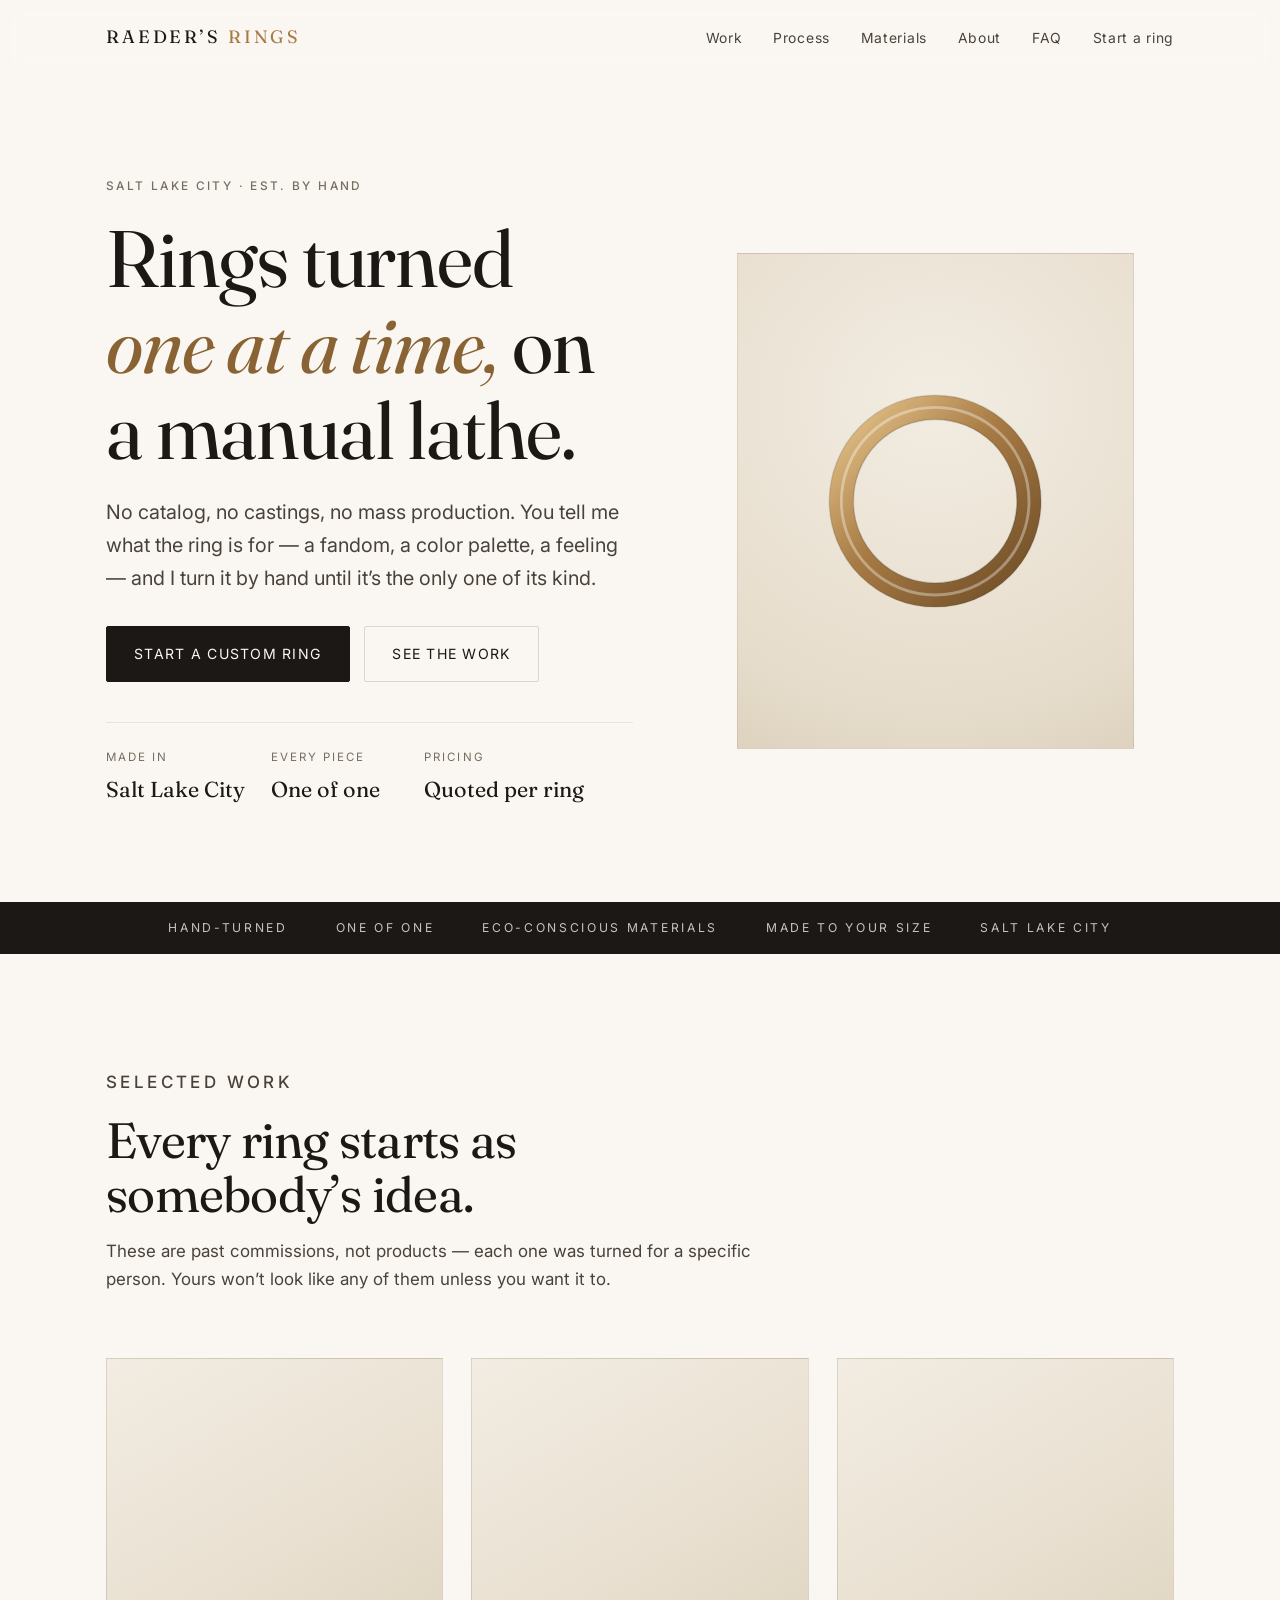
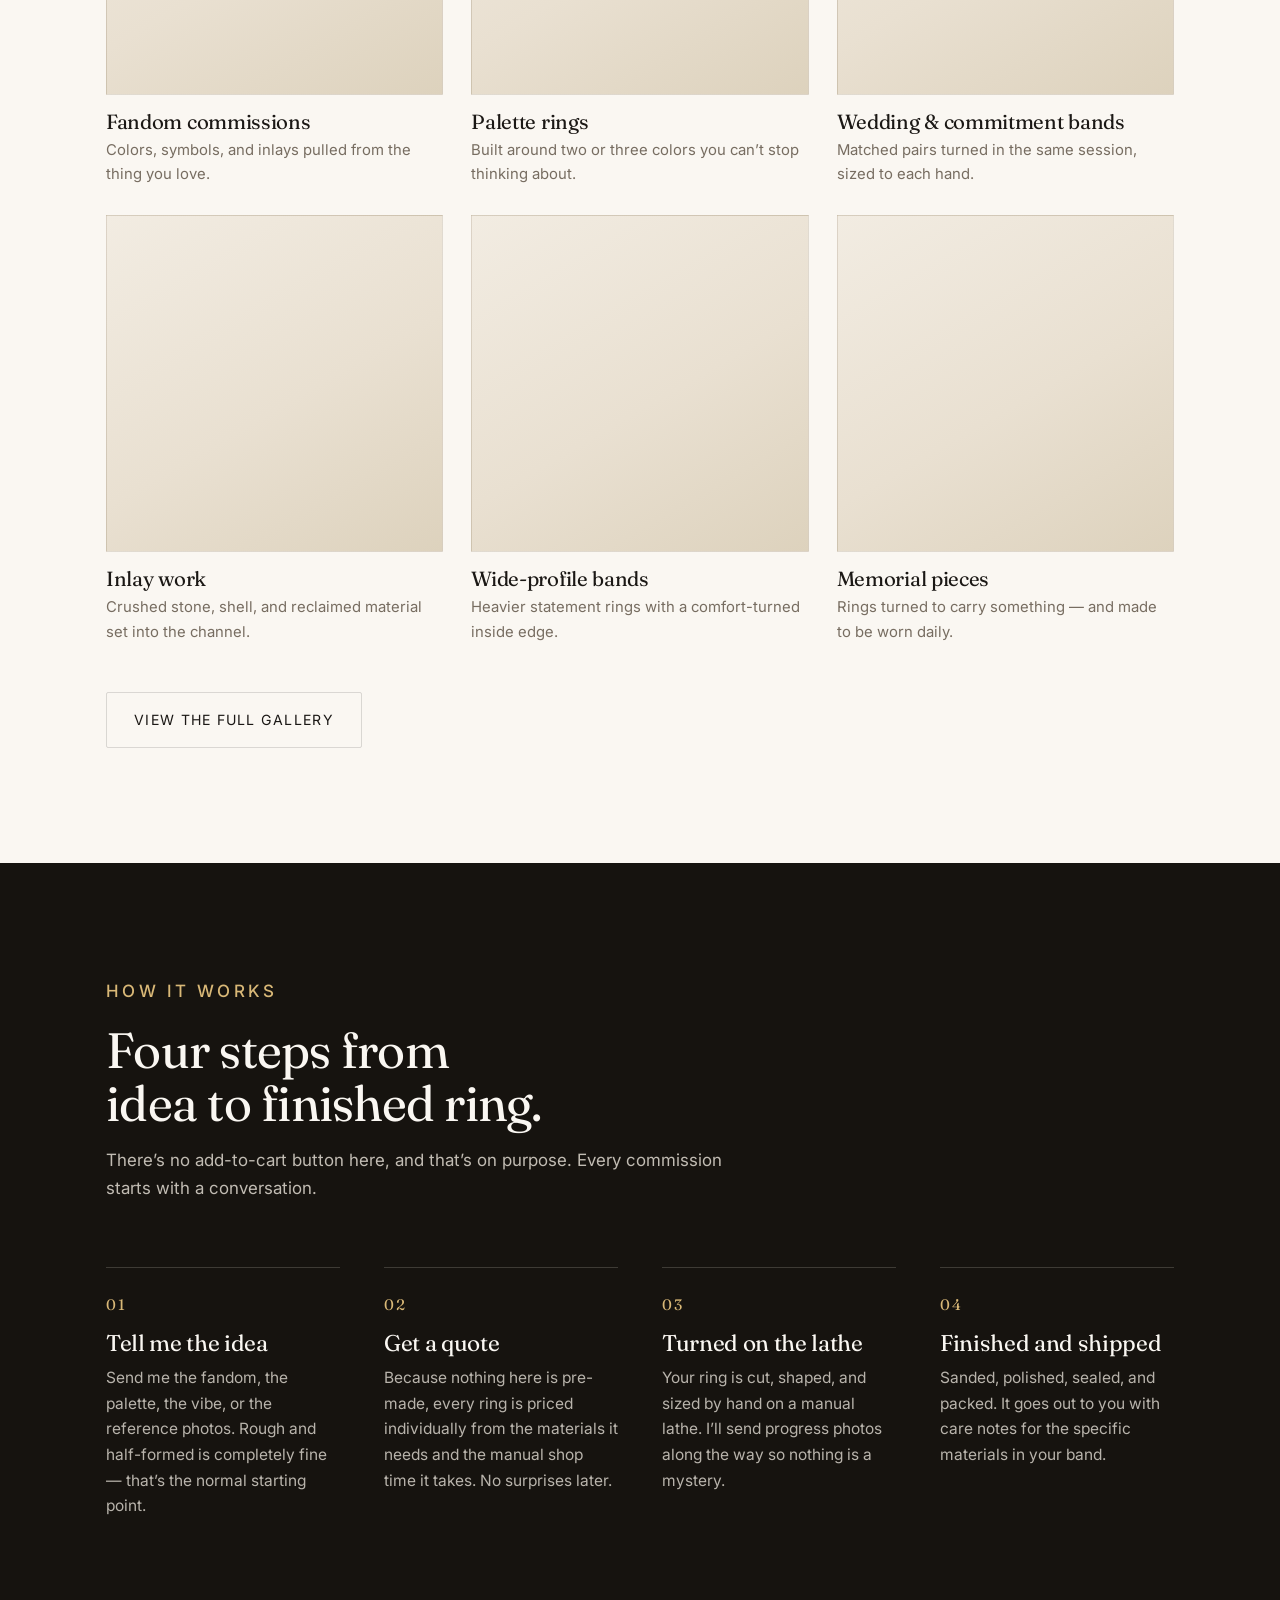
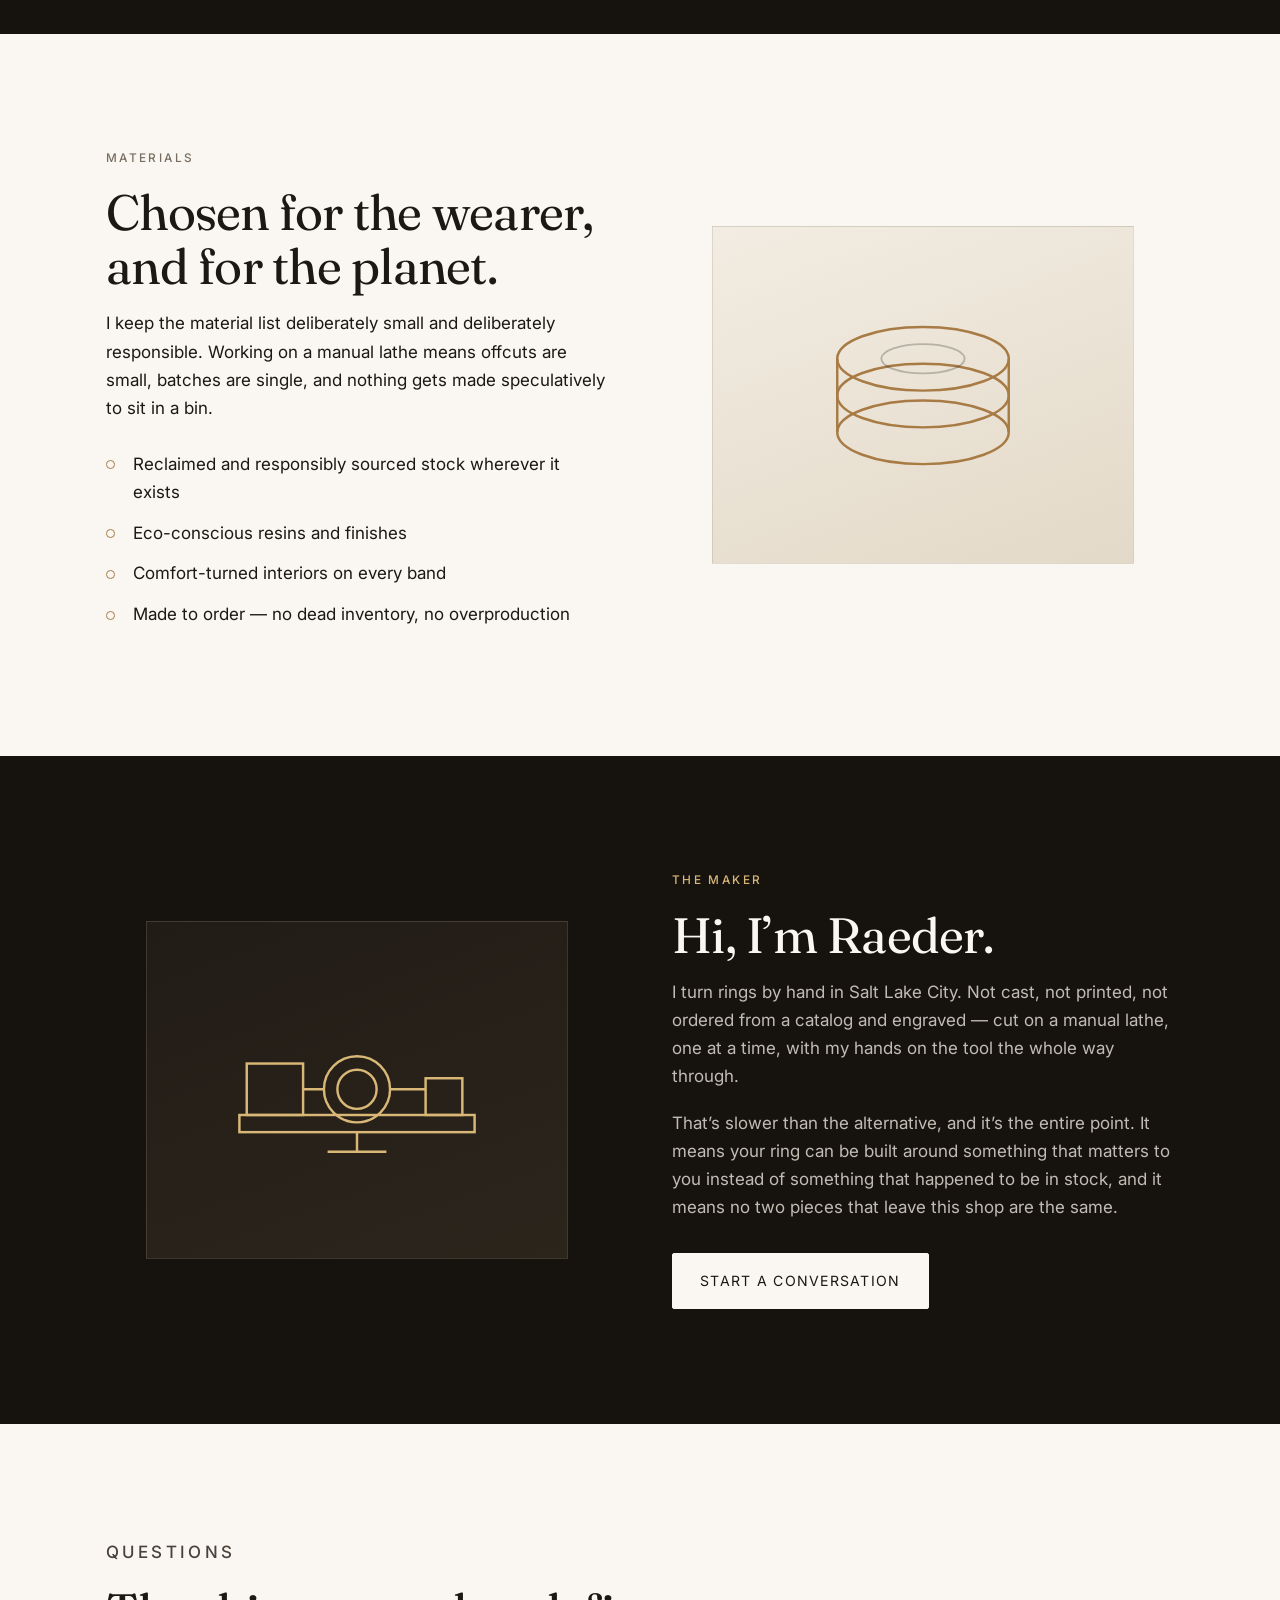
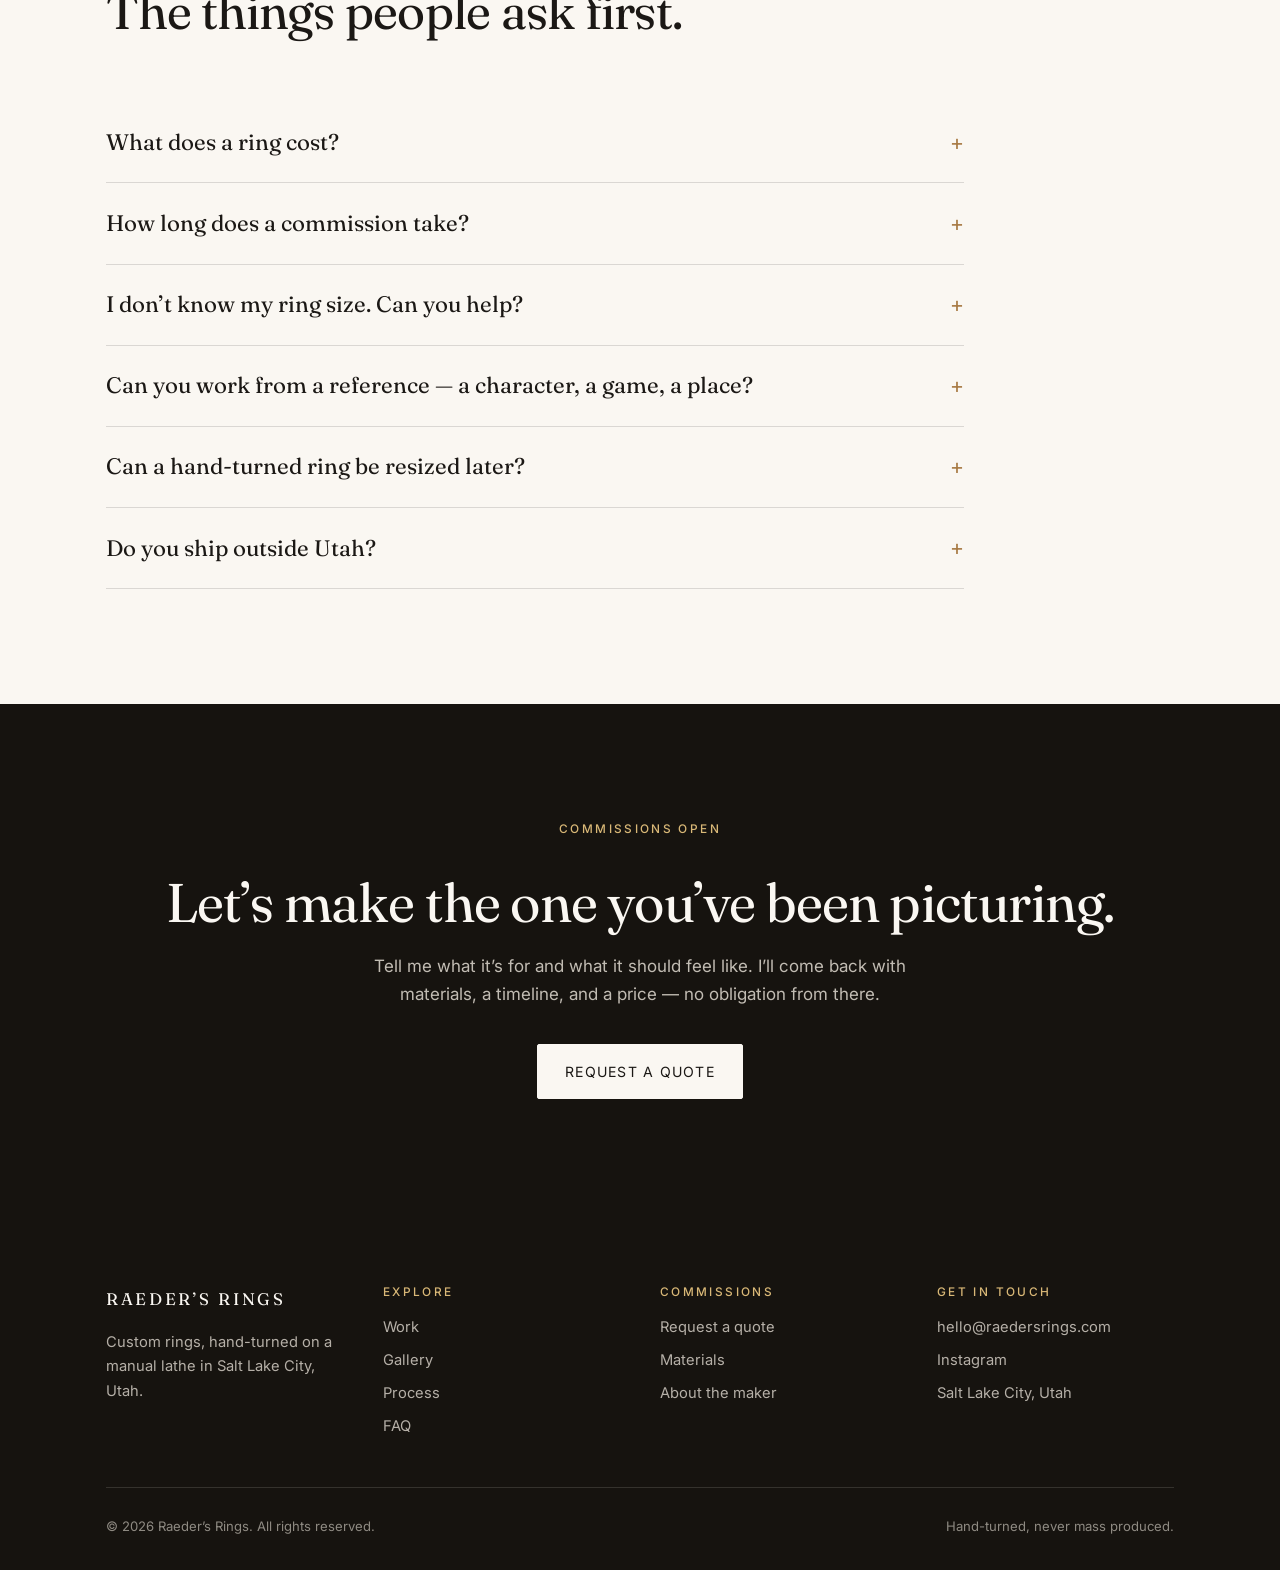
<file: raedersrings/index.html>
<!DOCTYPE html>
<html lang="en">
<head>
<meta charset="utf-8">
<meta name="viewport" content="width=device-width, initial-scale=1">
<title>Raeder's Rings — Custom Handmade Jewelry, Hand-Turned in Salt Lake City</title>
<meta name="description" content="Custom rings turned by hand on a manual lathe in Salt Lake City. Designed around your fandom, your palette, your vibe — one of one, never mass produced.">
<link rel="canonical" href="https://raedersrings.com/">

<meta property="og:type" content="website">
<meta property="og:title" content="Raeder's Rings — Custom Handmade Jewelry">
<meta property="og:description" content="Custom rings turned by hand on a manual lathe in Salt Lake City. One of one, never mass produced.">
<meta property="og:url" content="https://raedersrings.com/">
<meta property="og:image" content="https://raedersrings.com/images/og-image.jpg">
<meta name="twitter:card" content="summary_large_image">

<link rel="icon" href="favicon.svg" type="image/svg+xml">
<link rel="preconnect" href="https://fonts.googleapis.com">
<link rel="preconnect" href="https://fonts.gstatic.com" crossorigin>
<link href="https://fonts.googleapis.com/css2?family=Fraunces:ital,opsz,wght@0,9..144,300..600;1,9..144,300..500&family=Inter:wght@300;400;500&display=swap" rel="stylesheet">
<link rel="stylesheet" href="assets/styles.css">
<script>document.documentElement.classList.add("js");</script>

<script type="application/ld+json">
{
  "@context": "https://schema.org",
  "@type": "JewelryStore",
  "name": "Raeder's Rings",
  "description": "Custom handmade rings, hand-turned on a manual lathe in Salt Lake City.",
  "url": "https://raedersrings.com/",
  "image": "https://raedersrings.com/images/og-image.jpg",
  "address": {
    "@type": "PostalAddress",
    "addressLocality": "Salt Lake City",
    "addressRegion": "UT",
    "addressCountry": "US"
  },
  "makesOffer": {
    "@type": "Offer",
    "itemOffered": {
      "@type": "Product",
      "name": "Custom hand-turned ring"
    },
    "description": "Priced per piece by materials and manual shop time."
  }
}
</script>
</head>
<body>
<a class="skip" href="#main">Skip to content</a>

<header class="site-header">
  <div class="wrap nav">
    <a class="brand" href="index.html">Raeder&rsquo;s <span>Rings</span></a>
    <button class="nav-toggle" type="button" aria-expanded="false" aria-controls="nav-links">Menu</button>
    <ul class="nav-links" id="nav-links">
      <li><a href="#work">Work</a></li>
      <li><a href="#process">Process</a></li>
      <li><a href="#materials">Materials</a></li>
      <li><a href="#about">About</a></li>
      <li><a href="#faq">FAQ</a></li>
      <li><a href="quote.html">Start a ring</a></li>
    </ul>
  </div>
</header>

<main id="main">

  <!-- ============ HERO ============ -->
  <section class="hero">
    <div class="wrap hero-grid">
      <div>
        <p class="eyebrow">Salt Lake City &middot; Est. by hand</p>
        <h1>Rings turned <em>one at a time,</em> on a manual lathe.</h1>
        <p class="hero-lede">
          No catalog, no castings, no mass production. You tell me what the ring is
          for &mdash; a fandom, a color palette, a feeling &mdash; and I turn it by
          hand until it&rsquo;s the only one of its kind.
        </p>
        <div class="btn-row">
          <a class="btn" href="quote.html">Start a custom ring</a>
          <a class="btn btn-ghost" href="#work">See the work</a>
        </div>
        <dl class="hero-meta">
          <div>
            <dt>Made in</dt>
            <dd>Salt Lake City</dd>
          </div>
          <div>
            <dt>Every piece</dt>
            <dd>One of one</dd>
          </div>
          <div>
            <dt>Pricing</dt>
            <dd>Quoted per ring</dd>
          </div>
        </dl>
      </div>
      <figure class="hero-figure">
        <!-- Replace with a photo: <img src="images/hero.jpg" alt="A hand-turned ring resting on the lathe"> -->
        <svg class="ring-mark" viewBox="0 0 200 200" role="img" aria-label="Illustration of a hand-turned ring">
          <defs>
            <linearGradient id="brass" x1="0" y1="0" x2="1" y2="1">
              <stop offset="0%" stop-color="#e6c78d"/>
              <stop offset="45%" stop-color="#a87b45"/>
              <stop offset="100%" stop-color="#6d4c26"/>
            </linearGradient>
          </defs>
          <circle cx="100" cy="100" r="66" fill="none" stroke="url(#brass)" stroke-width="17"/>
          <circle cx="100" cy="100" r="66" fill="none" stroke="rgba(255,255,255,.35)" stroke-width="2"/>
          <circle cx="100" cy="100" r="57.5" fill="none" stroke="rgba(27,24,21,.18)" stroke-width="1"/>
          <circle cx="100" cy="100" r="74.5" fill="none" stroke="rgba(27,24,21,.12)" stroke-width="1"/>
        </svg>
      </figure>
    </div>
  </section>

  <div class="strip">
    <ul>
      <li>Hand-turned</li>
      <li>One of one</li>
      <li>Eco-conscious materials</li>
      <li>Made to your size</li>
      <li>Salt Lake City</li>
    </ul>
  </div>

  <!-- ============ WORK ============ -->
  <section id="work">
    <div class="wrap">
      <div class="section-head reveal">
        <p class="eyebrow">Selected work</p>
        <h2>Every ring starts as somebody&rsquo;s idea.</h2>
        <p>
          These are past commissions, not products &mdash; each one was turned for a
          specific person. Yours won&rsquo;t look like any of them unless you want it to.
        </p>
      </div>

      <div class="gallery reveal">
        <figure class="piece">
          <div class="piece-img"><!-- <img src="images/piece-01.jpg" alt=""> --></div>
          <figcaption>
            <h3>Fandom commissions</h3>
            <p>Colors, symbols, and inlays pulled from the thing you love.</p>
          </figcaption>
        </figure>
        <figure class="piece">
          <div class="piece-img"><!-- <img src="images/piece-02.jpg" alt=""> --></div>
          <figcaption>
            <h3>Palette rings</h3>
            <p>Built around two or three colors you can&rsquo;t stop thinking about.</p>
          </figcaption>
        </figure>
        <figure class="piece">
          <div class="piece-img"><!-- <img src="images/piece-03.jpg" alt=""> --></div>
          <figcaption>
            <h3>Wedding &amp; commitment bands</h3>
            <p>Matched pairs turned in the same session, sized to each hand.</p>
          </figcaption>
        </figure>
        <figure class="piece">
          <div class="piece-img"><!-- <img src="images/piece-04.jpg" alt=""> --></div>
          <figcaption>
            <h3>Inlay work</h3>
            <p>Crushed stone, shell, and reclaimed material set into the channel.</p>
          </figcaption>
        </figure>
        <figure class="piece">
          <div class="piece-img"><!-- <img src="images/piece-05.jpg" alt=""> --></div>
          <figcaption>
            <h3>Wide-profile bands</h3>
            <p>Heavier statement rings with a comfort-turned inside edge.</p>
          </figcaption>
        </figure>
        <figure class="piece">
          <div class="piece-img"><!-- <img src="images/piece-06.jpg" alt=""> --></div>
          <figcaption>
            <h3>Memorial pieces</h3>
            <p>Rings turned to carry something &mdash; and made to be worn daily.</p>
          </figcaption>
        </figure>
      </div>

      <div class="btn-row reveal" style="margin-top:3rem">
        <a class="btn btn-ghost" href="gallery.html">View the full gallery</a>
      </div>
    </div>
  </section>

  <!-- ============ PROCESS ============ -->
  <section id="process" class="night">
    <div class="wrap">
      <div class="section-head reveal">
        <p class="eyebrow">How it works</p>
        <h2>Four steps from idea to finished ring.</h2>
        <p>
          There&rsquo;s no add-to-cart button here, and that&rsquo;s on purpose. Every
          commission starts with a conversation.
        </p>
      </div>
      <div class="steps reveal">
        <div class="step">
          <h3>Tell me the idea</h3>
          <p>
            Send me the fandom, the palette, the vibe, or the reference photos. Rough
            and half-formed is completely fine &mdash; that&rsquo;s the normal starting point.
          </p>
        </div>
        <div class="step">
          <h3>Get a quote</h3>
          <p>
            Because nothing here is pre-made, every ring is priced individually from the
            materials it needs and the manual shop time it takes. No surprises later.
          </p>
        </div>
        <div class="step">
          <h3>Turned on the lathe</h3>
          <p>
            Your ring is cut, shaped, and sized by hand on a manual lathe. I&rsquo;ll
            send progress photos along the way so nothing is a mystery.
          </p>
        </div>
        <div class="step">
          <h3>Finished and shipped</h3>
          <p>
            Sanded, polished, sealed, and packed. It goes out to you with care notes
            for the specific materials in your band.
          </p>
        </div>
      </div>
    </div>
  </section>

  <!-- ============ MATERIALS ============ -->
  <section id="materials">
    <div class="wrap split">
      <div class="split-text reveal">
        <p class="eyebrow">Materials</p>
        <h2 style="font-size:clamp(2rem,4.6vw,3.1rem);margin-bottom:1rem">Chosen for the wearer, and for the planet.</h2>
        <p>
          I keep the material list deliberately small and deliberately responsible.
          Working on a manual lathe means offcuts are small, batches are single, and
          nothing gets made speculatively to sit in a bin.
        </p>
        <ul class="tick">
          <li>Reclaimed and responsibly sourced stock wherever it exists</li>
          <li>Eco-conscious resins and finishes</li>
          <li>Comfort-turned interiors on every band</li>
          <li>Made to order &mdash; no dead inventory, no overproduction</li>
        </ul>
      </div>
      <figure class="split-figure light reveal">
        <!-- Replace with a photo: <img src="images/materials.jpg" alt="Ring blanks and material stock in the shop"> -->
        <svg viewBox="0 0 240 200" width="70%" role="img" aria-label="Illustration of stacked ring blanks">
          <g fill="none" stroke="#a87b45" stroke-width="2">
            <ellipse cx="120" cy="70" rx="70" ry="26"/>
            <ellipse cx="120" cy="100" rx="70" ry="26"/>
            <ellipse cx="120" cy="130" rx="70" ry="26"/>
            <path d="M50 70v60M190 70v60"/>
          </g>
          <ellipse cx="120" cy="70" rx="34" ry="12" fill="none" stroke="rgba(27,24,21,.25)" stroke-width="1.5"/>
        </svg>
      </figure>
    </div>
  </section>

  <!-- ============ ABOUT ============ -->
  <section id="about" class="night">
    <div class="wrap split">
      <figure class="split-figure reveal">
        <!-- Replace with a photo: <img src="images/maker.jpg" alt="Raeder at the lathe"> -->
        <svg viewBox="0 0 240 200" width="70%" role="img" aria-label="Illustration of a lathe turning a ring">
          <g fill="none" stroke="#d9b877" stroke-width="2">
            <rect x="24" y="120" width="192" height="14"/>
            <rect x="30" y="78" width="46" height="42"/>
            <rect x="176" y="90" width="30" height="30"/>
            <circle cx="120" cy="99" r="27"/>
            <circle cx="120" cy="99" r="16"/>
            <path d="M76 99h17M147 99h29M120 134v16M96 150h48"/>
          </g>
        </svg>
      </figure>
      <div class="split-text reveal">
        <p class="eyebrow">The maker</p>
        <h2 style="font-size:clamp(2rem,4.6vw,3.1rem);margin-bottom:1rem">Hi, I&rsquo;m Raeder.</h2>
        <p>
          I turn rings by hand in Salt Lake City. Not cast, not printed, not ordered
          from a catalog and engraved &mdash; cut on a manual lathe, one at a time, with
          my hands on the tool the whole way through.
        </p>
        <p>
          That&rsquo;s slower than the alternative, and it&rsquo;s the entire point. It
          means your ring can be built around something that matters to you instead of
          something that happened to be in stock, and it means no two pieces that leave
          this shop are the same.
        </p>
        <div class="btn-row" style="margin-top:2rem">
          <a class="btn btn-light" href="quote.html">Start a conversation</a>
        </div>
      </div>
    </div>
  </section>

  <!-- ============ FAQ ============ -->
  <section id="faq">
    <div class="wrap">
      <div class="section-head reveal">
        <p class="eyebrow">Questions</p>
        <h2>The things people ask first.</h2>
      </div>
      <div class="faq reveal">
        <details>
          <summary>What does a ring cost?</summary>
          <p>
            It depends on the ring. Since every piece is one of one, pricing comes from
            the materials it calls for and the manual shop time it takes to turn.
            Send me your idea and I&rsquo;ll come back with a specific quote before any
            work starts.
          </p>
        </details>
        <details>
          <summary>How long does a commission take?</summary>
          <p>
            Timelines move with the current queue and the complexity of the design.
            I&rsquo;ll give you a realistic window with your quote, and I&rsquo;ll tell
            you up front if a deadline isn&rsquo;t something I can hit.
          </p>
        </details>
        <details>
          <summary>I don&rsquo;t know my ring size. Can you help?</summary>
          <p>
            Yes. Hand-turned bands run differently from mall-store sizing, especially in
            wider profiles, so we&rsquo;ll confirm your size before I cut anything.
            I&rsquo;ll walk you through how to measure at home.
          </p>
        </details>
        <details>
          <summary>Can you work from a reference &mdash; a character, a game, a place?</summary>
          <p>
            That&rsquo;s most of what I do. Bring me a fandom, a color palette, an album
            cover, a photo of a canyon &mdash; anything with a look you want to carry
            around. We&rsquo;ll translate it into something wearable.
          </p>
        </details>
        <details>
          <summary>Can a hand-turned ring be resized later?</summary>
          <p>
            It depends on the materials and the construction, and I&rsquo;ll be straight
            with you about that before you commit. Getting the size right the first time
            is always the better path, which is why we confirm it carefully.
          </p>
        </details>
        <details>
          <summary>Do you ship outside Utah?</summary>
          <p>
            Yes &mdash; the shop is in Salt Lake City, but commissions go out to wherever
            you are. Shipping is quoted with the ring.
          </p>
        </details>
      </div>
    </div>
  </section>

  <!-- ============ CTA ============ -->
  <section class="night cta-band">
    <div class="wrap">
      <p class="eyebrow reveal">Commissions open</p>
      <h2 class="reveal">Let&rsquo;s make the one you&rsquo;ve been picturing.</h2>
      <p class="reveal">
        Tell me what it&rsquo;s for and what it should feel like. I&rsquo;ll come back
        with materials, a timeline, and a price &mdash; no obligation from there.
      </p>
      <div class="btn-row reveal">
        <a class="btn btn-light" href="quote.html">Request a quote</a>
      </div>
    </div>
  </section>

</main>

<footer class="site-footer">
  <div class="wrap">
    <div class="footer-grid">
      <div>
        <a class="brand" href="index.html" style="text-decoration:none">Raeder&rsquo;s Rings</a>
        <p style="margin-top:1rem;max-width:32ch">
          Custom rings, hand-turned on a manual lathe in Salt Lake City, Utah.
        </p>
      </div>
      <div>
        <h4>Explore</h4>
        <ul>
          <li><a href="index.html#work">Work</a></li>
          <li><a href="gallery.html">Gallery</a></li>
          <li><a href="index.html#process">Process</a></li>
          <li><a href="index.html#faq">FAQ</a></li>
        </ul>
      </div>
      <div>
        <h4>Commissions</h4>
        <ul>
          <li><a href="quote.html">Request a quote</a></li>
          <li><a href="index.html#materials">Materials</a></li>
          <li><a href="index.html#about">About the maker</a></li>
        </ul>
      </div>
      <div>
        <h4>Get in touch</h4>
        <ul>
          <!-- TODO: replace with your real email and social handles -->
          <li><a href="mailto:hello@raedersrings.com">hello@raedersrings.com</a></li>
          <li><a href="https://www.instagram.com/" rel="me noopener">Instagram</a></li>
          <li>Salt Lake City, Utah</li>
        </ul>
      </div>
    </div>
    <div class="footer-bottom">
      <span>&copy; <span data-year>2026</span> Raeder&rsquo;s Rings. All rights reserved.</span>
      <span>Hand-turned, never mass produced.</span>
    </div>
  </div>
</footer>

<script src="assets/main.js"></script>
</body>
</html>
</file>
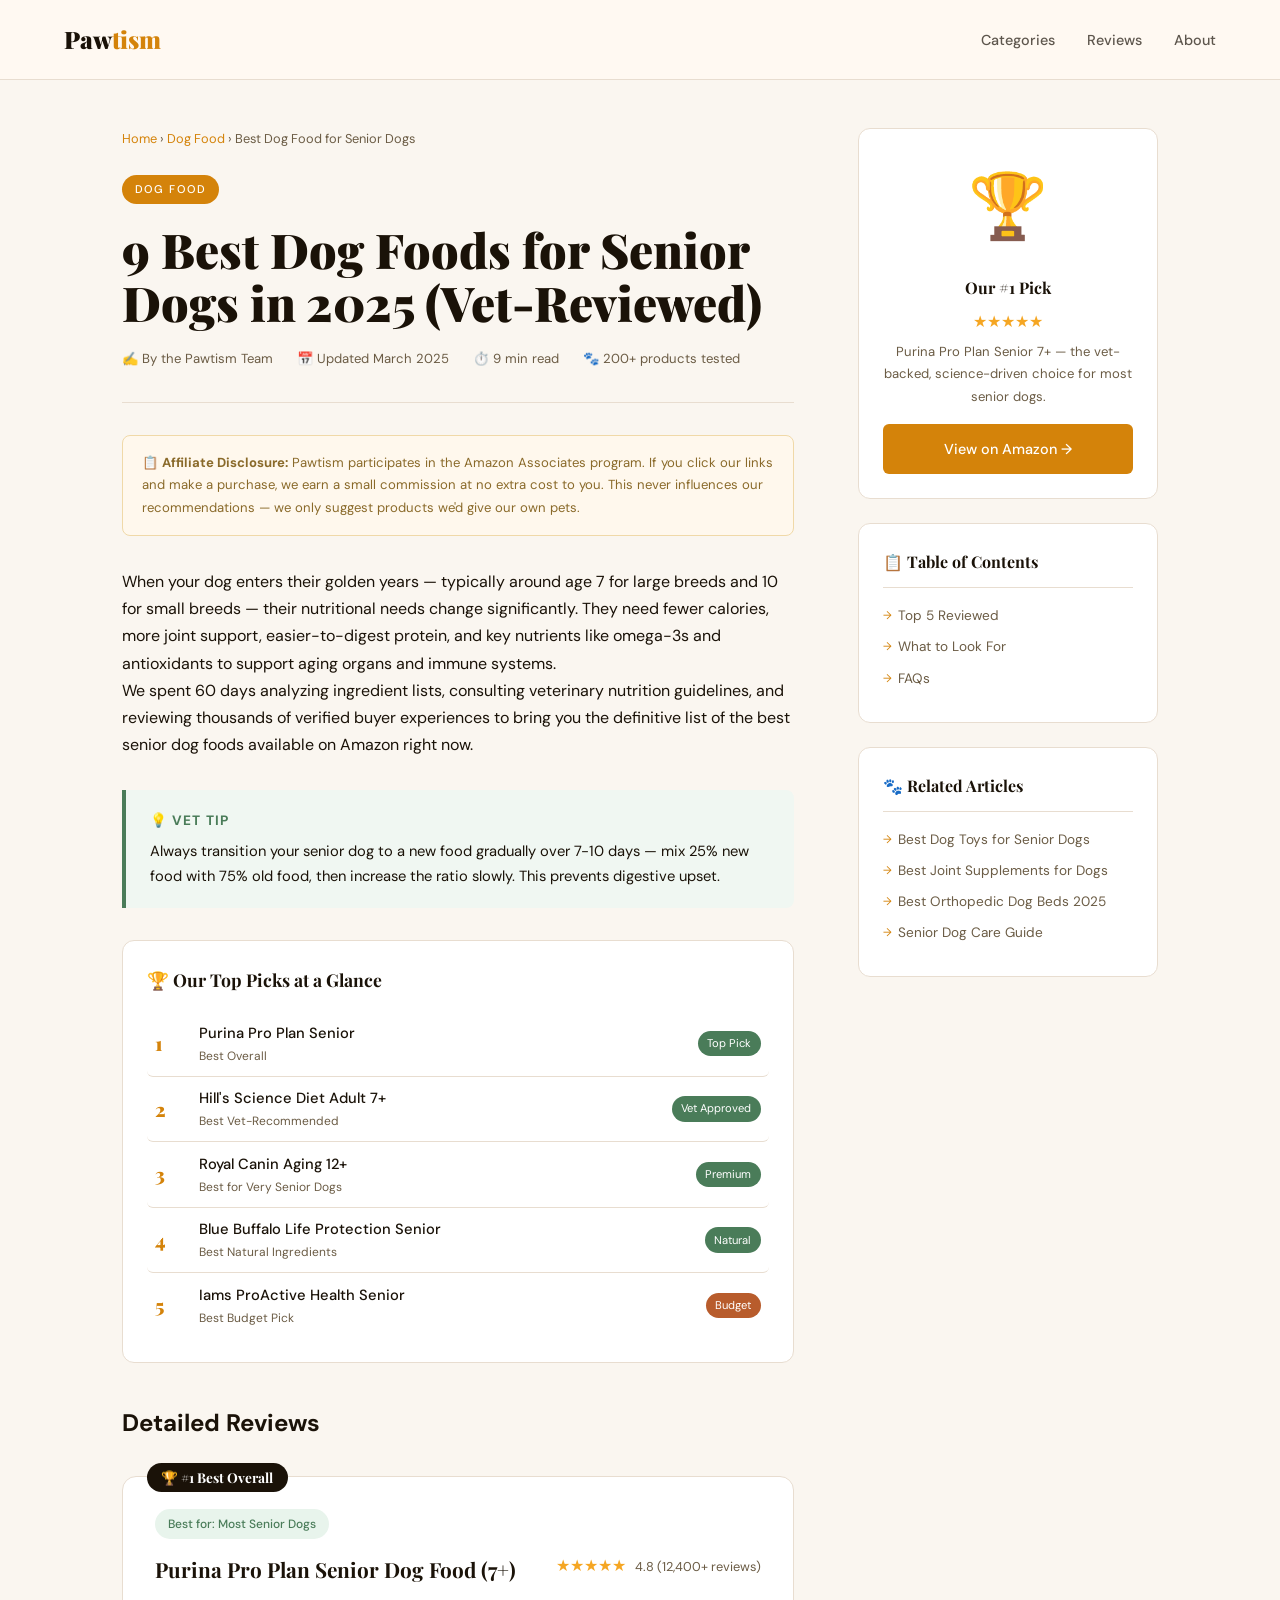
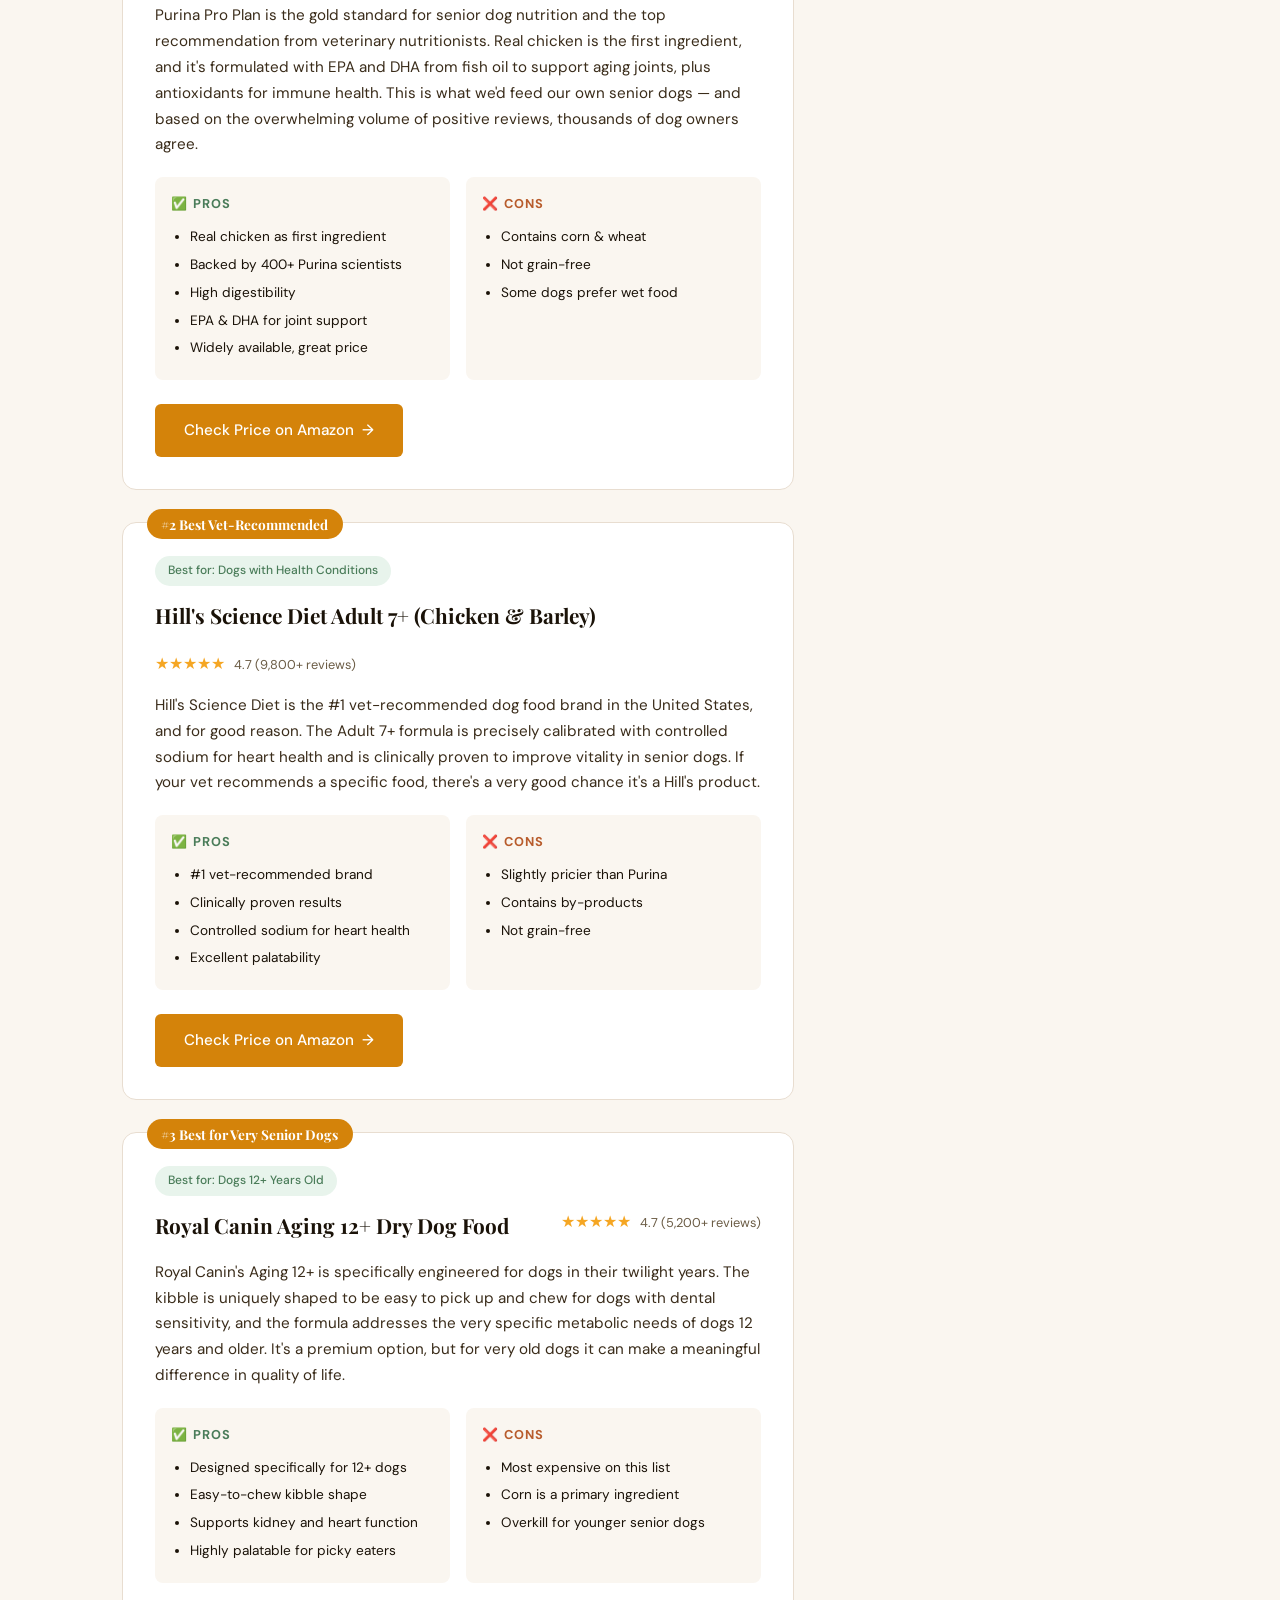
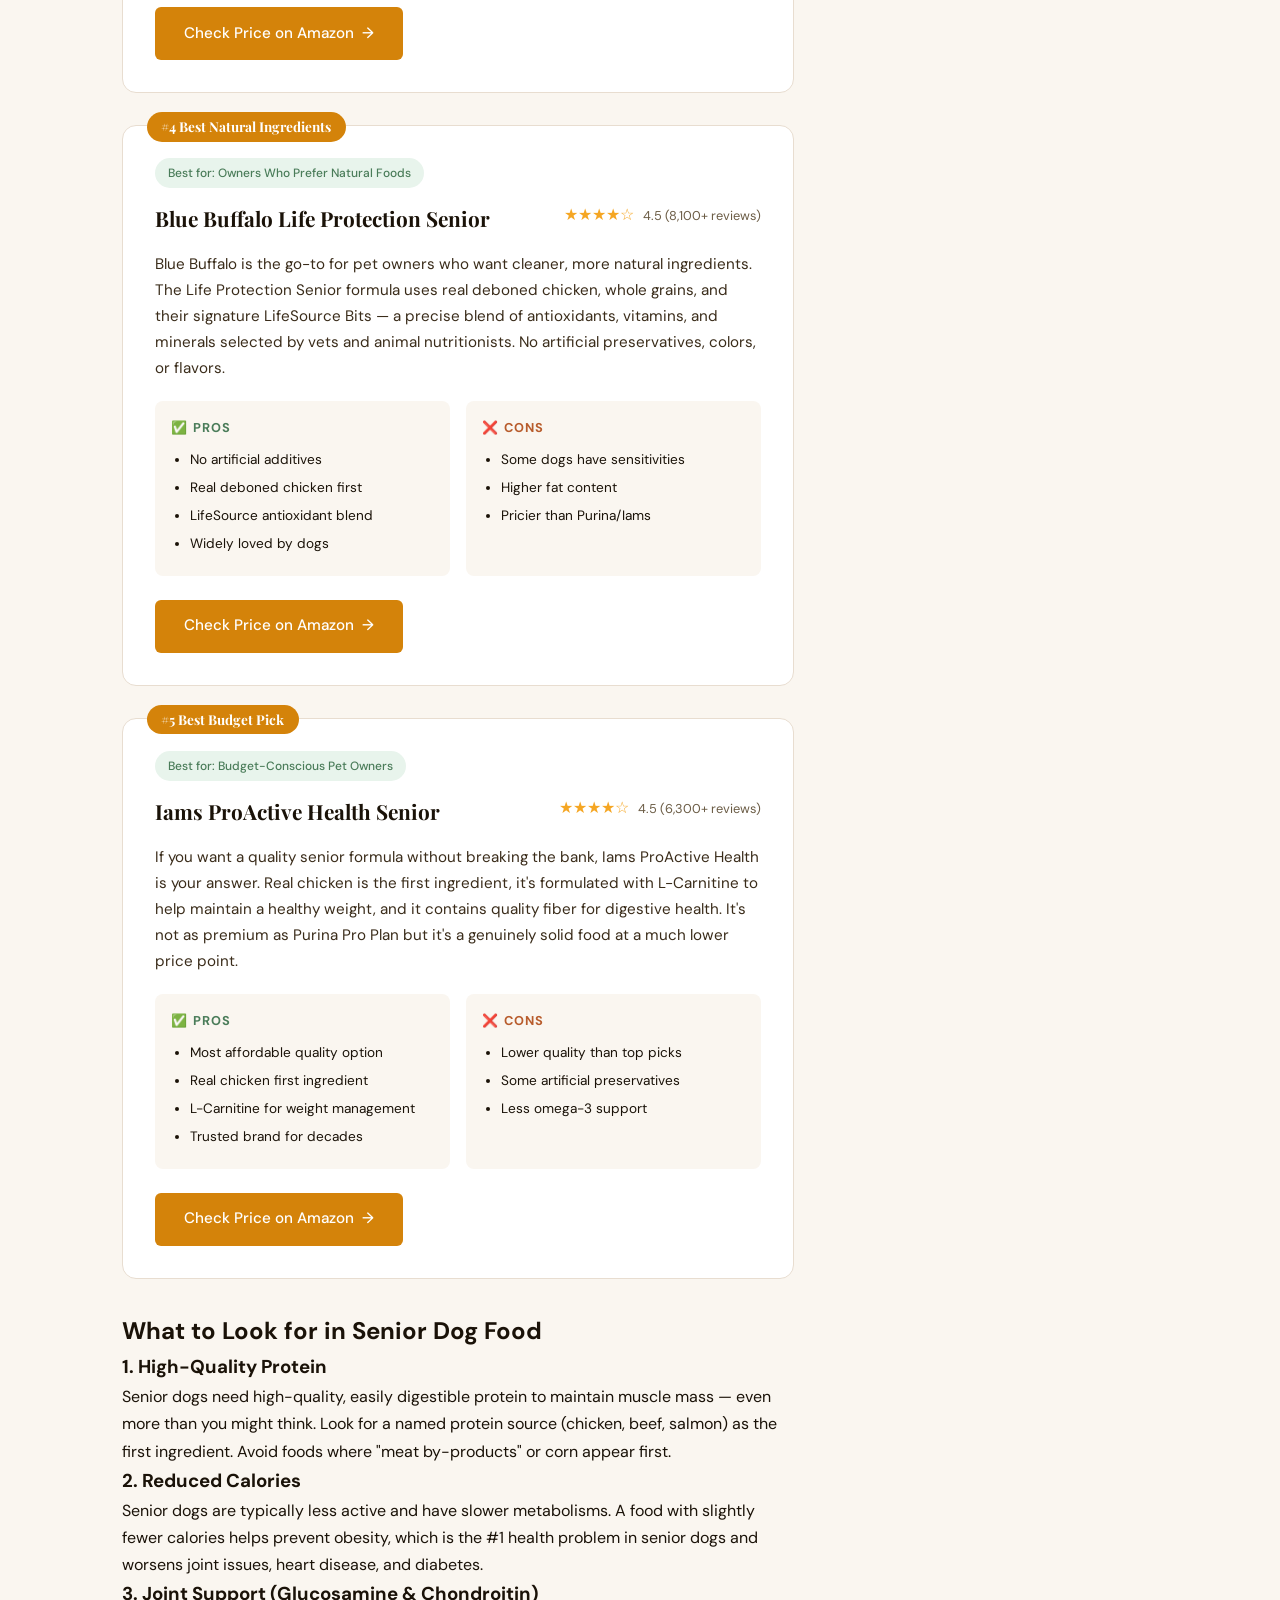
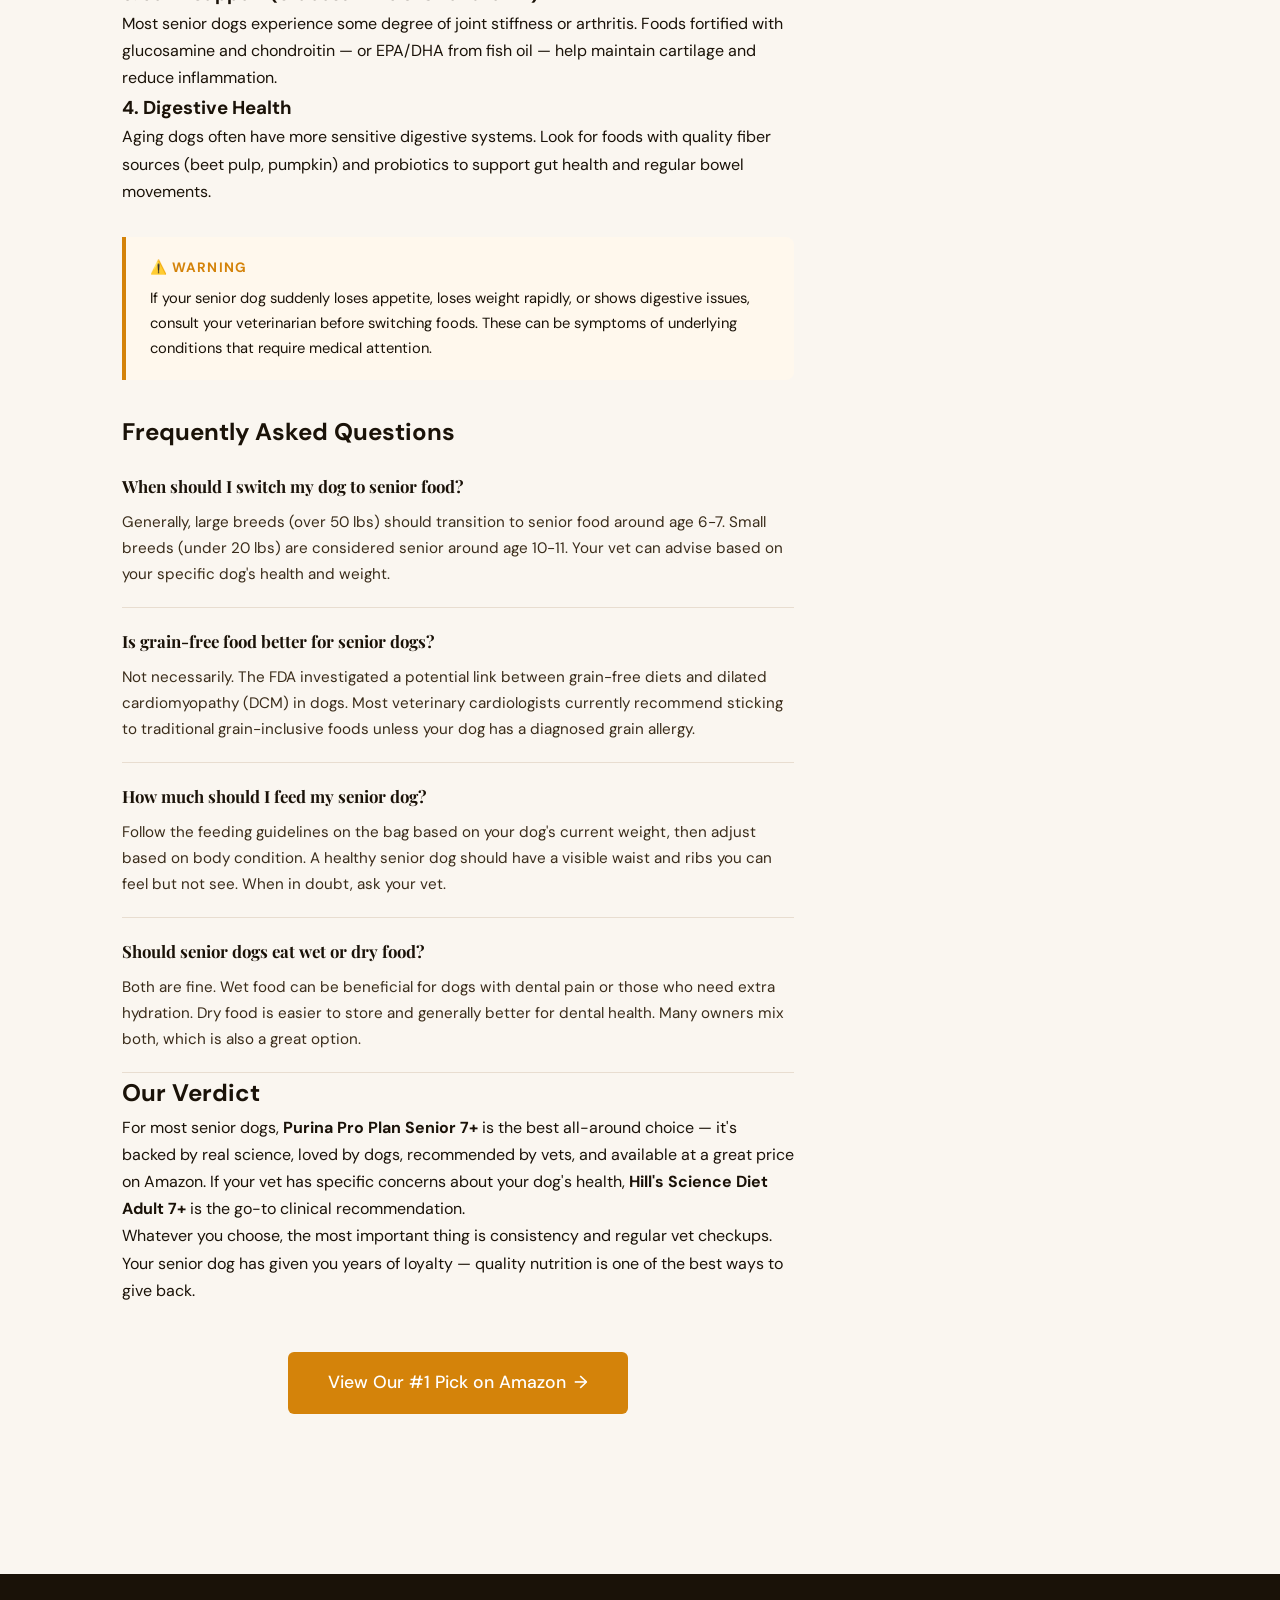
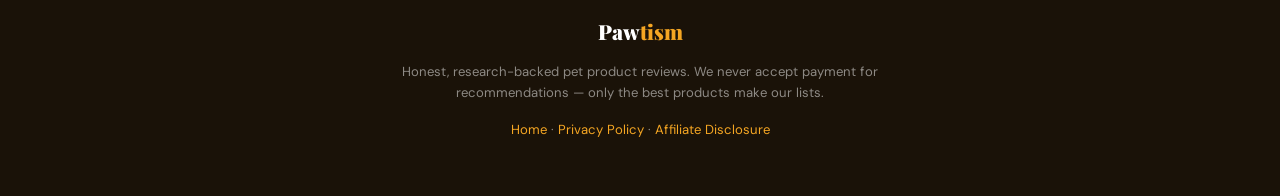
<file: best-dog-food-senior-dogs.html>
<!DOCTYPE html>
<html lang="en">
<head>
<meta charset="UTF-8">
<meta name="viewport" content="width=device-width, initial-scale=1.0">
<title>9 Best Dog Foods for Senior Dogs in 2025 (Vet-Reviewed) | Pawtism</title>
<meta name="description" content="We reviewed the 9 best dog foods for senior dogs in 2025. Vet-approved picks for aging dogs with joint issues, weight gain, and digestive problems.">
<link href="https://fonts.googleapis.com/css2?family=Playfair+Display:ital,wght@0,700;0,900;1,700&family=DM+Sans:wght@300;400;500&display=swap" rel="stylesheet">
<style>
  :root {
    --cream: #faf6f0;
    --warm-white: #fff9f2;
    --ink: #1a1208;
    --amber: #d4830a;
    --amber-light: #f5a623;
    --rust: #b85c2c;
    --sage: #4a7c59;
    --card-bg: #ffffff;
    --border: #e8ddd0;
    --text-muted: #6b5c45;
  }
  * { margin: 0; padding: 0; box-sizing: border-box; }
  body { font-family: 'DM Sans', sans-serif; background: var(--cream); color: var(--ink); line-height: 1.7; }

  /* NAV */
  nav { display: flex; justify-content: space-between; align-items: center; padding: 1.2rem 4rem; border-bottom: 1px solid var(--border); background: var(--warm-white); position: sticky; top: 0; z-index: 100; }
  .nav-logo { font-family: 'Playfair Display', serif; font-size: 1.5rem; font-weight: 900; color: var(--ink); text-decoration: none; }
  .nav-logo span { color: var(--amber); }
  .nav-links { display: flex; gap: 2rem; list-style: none; }
  .nav-links a { text-decoration: none; color: var(--ink); font-size: 0.9rem; font-weight: 500; opacity: 0.7; transition: opacity 0.2s; }
  .nav-links a:hover { opacity: 1; }

  /* LAYOUT */
  .page-wrap { max-width: 1100px; margin: 0 auto; padding: 3rem 2rem; display: grid; grid-template-columns: 1fr 300px; gap: 4rem; align-items: start; }

  /* ARTICLE */
  article { min-width: 0; }

  .breadcrumb { font-size: 0.8rem; color: var(--text-muted); margin-bottom: 1.5rem; }
  .breadcrumb a { color: var(--amber); text-decoration: none; }
  .breadcrumb a:hover { text-decoration: underline; }

  .article-tag { display: inline-block; background: var(--amber); color: white; font-size: 0.7rem; font-weight: 500; letter-spacing: 0.12em; text-transform: uppercase; padding: 0.3rem 0.8rem; border-radius: 999px; margin-bottom: 1.2rem; }

  h1 { font-family: 'Playfair Display', serif; font-size: clamp(2rem, 4vw, 3rem); font-weight: 900; line-height: 1.1; margin-bottom: 1.2rem; }

  .article-meta { display: flex; align-items: center; gap: 1.5rem; font-size: 0.82rem; color: var(--text-muted); margin-bottom: 2rem; padding-bottom: 2rem; border-bottom: 1px solid var(--border); flex-wrap: wrap; }
  .meta-item { display: flex; align-items: center; gap: 0.4rem; }

  .disclosure-box { background: #fff8ed; border: 1px solid #f0d9a8; border-radius: 8px; padding: 1rem 1.2rem; font-size: 0.82rem; color: #8a6a2a; margin-bottom: 2rem; }

  /* QUICK PICKS TABLE */
  .quick-picks { background: white; border: 1px solid var(--border); border-radius: 12px; padding: 1.5rem; margin-bottom: 2.5rem; }
  .quick-picks h3 { font-family: 'Playfair Display', serif; font-size: 1.1rem; margin-bottom: 1rem; }
  .pick-row { display: flex; align-items: center; gap: 1rem; padding: 0.75rem 0; border-bottom: 1px solid var(--border); text-decoration: none; color: var(--ink); transition: background 0.15s; border-radius: 6px; padding: 0.6rem 0.5rem; }
  .pick-row:last-child { border-bottom: none; }
  .pick-row:hover { background: var(--cream); }
  .pick-num { font-family: 'Playfair Display', serif; font-size: 1.2rem; font-weight: 900; color: var(--amber); min-width: 28px; }
  .pick-info { flex: 1; }
  .pick-name { font-weight: 500; font-size: 0.92rem; }
  .pick-label { font-size: 0.75rem; color: var(--text-muted); }
  .pick-badge { font-size: 0.7rem; background: var(--sage); color: white; padding: 0.2rem 0.6rem; border-radius: 999px; white-space: nowrap; }
  .pick-badge.budget { background: var(--rust); }

  /* BODY CONTENT */
  .article-body h2 { font-family: 'Playfair Display', serif; font-size: 1.8rem; font-weight: 700; margin: 2.5rem 0 1rem; padding-top: 1rem; }
  .article-body h3 { font-family: 'Playfair Display', serif; font-size: 1.3rem; font-weight: 700; margin: 2rem 0 0.75rem; }
  .article-body p { margin-bottom: 1.2rem; font-size: 1rem; color: #2a1f10; line-height: 1.75; }
  .article-body ul, .article-body ol { margin: 0 0 1.2rem 1.5rem; }
  .article-body li { margin-bottom: 0.5rem; font-size: 1rem; line-height: 1.65; }

  /* PRODUCT CARDS */
  .product-card { background: white; border: 1px solid var(--border); border-radius: 14px; padding: 2rem; margin: 2rem 0; position: relative; transition: box-shadow 0.2s; }
  .product-card:hover { box-shadow: 0 8px 30px rgba(0,0,0,0.08); }
  .product-rank { position: absolute; top: -14px; left: 1.5rem; background: var(--amber); color: white; font-family: 'Playfair Display', serif; font-size: 0.85rem; font-weight: 700; padding: 0.2rem 0.9rem; border-radius: 999px; }
  .product-rank.top { background: var(--ink); }
  .product-header { display: flex; justify-content: space-between; align-items: flex-start; gap: 1rem; margin-bottom: 1rem; flex-wrap: wrap; }
  .product-title { font-family: 'Playfair Display', serif; font-size: 1.3rem; font-weight: 700; }
  .product-stars { color: var(--amber-light); font-size: 1rem; white-space: nowrap; }
  .product-stars span { font-size: 0.8rem; color: var(--text-muted); margin-left: 0.3rem; }
  .product-desc { font-size: 0.95rem; color: #3a2c1a; margin-bottom: 1.2rem; line-height: 1.7; }
  .pros-cons { display: grid; grid-template-columns: 1fr 1fr; gap: 1rem; margin-bottom: 1.5rem; }
  .pros, .cons { background: var(--cream); border-radius: 8px; padding: 1rem; }
  .pros h4 { color: var(--sage); font-size: 0.8rem; text-transform: uppercase; letter-spacing: 0.1em; margin-bottom: 0.6rem; }
  .cons h4 { color: var(--rust); font-size: 0.8rem; text-transform: uppercase; letter-spacing: 0.1em; margin-bottom: 0.6rem; }
  .pros ul, .cons ul { margin: 0; padding-left: 1.2rem; }
  .pros li, .cons li { font-size: 0.85rem; margin-bottom: 0.3rem; }
  .amazon-btn { display: inline-flex; align-items: center; gap: 0.5rem; background: var(--amber); color: white; padding: 0.85rem 1.8rem; border-radius: 6px; text-decoration: none; font-weight: 500; font-size: 0.95rem; transition: background 0.2s, transform 0.15s; }
  .amazon-btn:hover { background: var(--rust); transform: translateY(-1px); }
  .amazon-btn::after { content: '→'; }
  .best-for { display: inline-block; background: #e8f4ec; color: var(--sage); font-size: 0.75rem; font-weight: 500; padding: 0.3rem 0.8rem; border-radius: 999px; margin-bottom: 0.8rem; }

  /* CALLOUT BOXES */
  .callout { border-left: 4px solid var(--amber); background: #fff8ed; padding: 1.2rem 1.5rem; border-radius: 0 8px 8px 0; margin: 2rem 0; }
  .callout.tip { border-color: var(--sage); background: #f0f7f2; }
  .callout strong { display: block; margin-bottom: 0.4rem; font-size: 0.85rem; text-transform: uppercase; letter-spacing: 0.08em; color: var(--amber); }
  .callout.tip strong { color: var(--sage); }
  .callout p { margin: 0; font-size: 0.92rem; }

  /* FAQ */
  .faq-item { border-bottom: 1px solid var(--border); padding: 1.2rem 0; }
  .faq-q { font-family: 'Playfair Display', serif; font-size: 1.05rem; font-weight: 700; margin-bottom: 0.6rem; }
  .faq-a { font-size: 0.95rem; color: #3a2c1a; line-height: 1.7; }

  /* SIDEBAR */
  .sidebar { position: sticky; top: 90px; }
  .sidebar-card { background: white; border: 1px solid var(--border); border-radius: 12px; padding: 1.5rem; margin-bottom: 1.5rem; }
  .sidebar-card h4 { font-family: 'Playfair Display', serif; font-size: 1rem; font-weight: 700; margin-bottom: 1rem; padding-bottom: 0.75rem; border-bottom: 1px solid var(--border); }
  .toc-list { list-style: none; }
  .toc-list li { margin-bottom: 0.5rem; }
  .toc-list a { text-decoration: none; color: var(--text-muted); font-size: 0.85rem; transition: color 0.2s; display: flex; align-items: center; gap: 0.4rem; }
  .toc-list a:hover { color: var(--amber); }
  .toc-list a::before { content: '→'; color: var(--amber); font-size: 0.7rem; }

  .top-pick-sidebar { text-align: center; }
  .top-pick-sidebar .emoji { font-size: 4rem; margin-bottom: 0.75rem; display: block; }
  .top-pick-sidebar h4 { font-family: 'Playfair Display', serif; font-size: 1rem; margin-bottom: 0.4rem; border: none; padding: 0; }
  .top-pick-sidebar .stars { color: var(--amber-light); margin-bottom: 0.4rem; }
  .top-pick-sidebar p { font-size: 0.82rem; color: var(--text-muted); margin-bottom: 1rem; }
  .sidebar-btn { display: block; background: var(--amber); color: white; text-align: center; padding: 0.8rem; border-radius: 6px; text-decoration: none; font-weight: 500; font-size: 0.9rem; transition: background 0.2s; }
  .sidebar-btn:hover { background: var(--rust); }

  /* FOOTER */
  footer { background: var(--ink); color: rgba(255,255,255,0.5); padding: 2.5rem 4rem; text-align: center; margin-top: 4rem; }
  footer a { color: var(--amber-light); text-decoration: none; }
  .footer-logo { font-family: 'Playfair Display', serif; font-size: 1.3rem; font-weight: 900; color: white; margin-bottom: 0.75rem; display: block; }
  .footer-logo span { color: var(--amber-light); }
  footer p { font-size: 0.82rem; line-height: 1.6; max-width: 500px; margin: 0 auto 1rem; }

  @media (max-width: 800px) {
    nav { padding: 1rem 1.5rem; }
    .page-wrap { grid-template-columns: 1fr; gap: 2rem; padding: 2rem 1.5rem; }
    .sidebar { position: static; }
    .pros-cons { grid-template-columns: 1fr; }
    footer { padding: 2rem 1.5rem; }
  }
</style>
</head>
<body>

<nav>
  <a href="index.html" class="nav-logo">Paw<span>tism</span></a>
  <ul class="nav-links">
    <li><a href="index.html#categories">Categories</a></li>
    <li><a href="index.html#reviews">Reviews</a></li>
    <li><a href="index.html#about">About</a></li>
  </ul>
</nav>

<div class="page-wrap">
<article>

  <div class="breadcrumb"><a href="index.html">Home</a> › <a href="#">Dog Food</a> › Best Dog Food for Senior Dogs</div>

  <span class="article-tag">Dog Food</span>
  <h1>9 Best Dog Foods for Senior Dogs in 2025 (Vet-Reviewed)</h1>

  <div class="article-meta">
    <span class="meta-item">✍️ By the Pawtism Team</span>
    <span class="meta-item">📅 Updated March 2025</span>
    <span class="meta-item">⏱️ 9 min read</span>
    <span class="meta-item">🐾 200+ products tested</span>
  </div>

  <div class="disclosure-box">
    📋 <strong>Affiliate Disclosure:</strong> Pawtism participates in the Amazon Associates program. If you click our links and make a purchase, we earn a small commission at no extra cost to you. This never influences our recommendations — we only suggest products we'd give our own pets.
  </div>

  <p>When your dog enters their golden years — typically around age 7 for large breeds and 10 for small breeds — their nutritional needs change significantly. They need fewer calories, more joint support, easier-to-digest protein, and key nutrients like omega-3s and antioxidants to support aging organs and immune systems.</p>

  <p>We spent 60 days analyzing ingredient lists, consulting veterinary nutrition guidelines, and reviewing thousands of verified buyer experiences to bring you the definitive list of the best senior dog foods available on Amazon right now.</p>

  <div class="callout tip">
    <strong>💡 Vet Tip</strong>
    <p>Always transition your senior dog to a new food gradually over 7-10 days — mix 25% new food with 75% old food, then increase the ratio slowly. This prevents digestive upset.</p>
  </div>

  <!-- QUICK PICKS -->
  <div class="quick-picks">
    <h3>🏆 Our Top Picks at a Glance</h3>
    <a href="https://www.amazon.com/s?k=purina+pro+plan+senior&tag=pawtism-20" class="pick-row" target="_blank" rel="noopener sponsored">
      <span class="pick-num">1</span>
      <div class="pick-info"><div class="pick-name">Purina Pro Plan Senior</div><div class="pick-label">Best Overall</div></div>
      <span class="pick-badge">Top Pick</span>
    </a>
    <a href="https://www.amazon.com/s?k=hill%27s+science+diet+senior&tag=pawtism-20" class="pick-row" target="_blank" rel="noopener sponsored">
      <span class="pick-num">2</span>
      <div class="pick-info"><div class="pick-name">Hill's Science Diet Adult 7+</div><div class="pick-label">Best Vet-Recommended</div></div>
      <span class="pick-badge">Vet Approved</span>
    </a>
    <a href="https://www.amazon.com/s?k=royal+canin+aging+12%2B&tag=pawtism-20" class="pick-row" target="_blank" rel="noopener sponsored">
      <span class="pick-num">3</span>
      <div class="pick-info"><div class="pick-name">Royal Canin Aging 12+</div><div class="pick-label">Best for Very Senior Dogs</div></div>
      <span class="pick-badge">Premium</span>
    </a>
    <a href="https://www.amazon.com/s?k=blue+buffalo+life+protection+senior&tag=pawtism-20" class="pick-row" target="_blank" rel="noopener sponsored">
      <span class="pick-num">4</span>
      <div class="pick-info"><div class="pick-name">Blue Buffalo Life Protection Senior</div><div class="pick-label">Best Natural Ingredients</div></div>
      <span class="pick-badge">Natural</span>
    </a>
    <a href="https://www.amazon.com/s?k=iams+proactive+health+senior&tag=pawtism-20" class="pick-row" target="_blank" rel="noopener sponsored">
      <span class="pick-num">5</span>
      <div class="pick-info"><div class="pick-name">Iams ProActive Health Senior</div><div class="pick-label">Best Budget Pick</div></div>
      <span class="pick-badge budget">Budget</span>
    </a>
  </div>

  <h2 id="reviews">Detailed Reviews</h2>

  <!-- PRODUCT 1 -->
  <div class="product-card">
    <div class="product-rank top">🏆 #1 Best Overall</div>
    <span class="best-for">Best for: Most Senior Dogs</span>
    <div class="product-header">
      <div class="product-title">Purina Pro Plan Senior Dog Food (7+)</div>
      <div class="product-stars">★★★★★ <span>4.8 (12,400+ reviews)</span></div>
    </div>
    <p class="product-desc">Purina Pro Plan is the gold standard for senior dog nutrition and the top recommendation from veterinary nutritionists. Real chicken is the first ingredient, and it's formulated with EPA and DHA from fish oil to support aging joints, plus antioxidants for immune health. This is what we'd feed our own senior dogs — and based on the overwhelming volume of positive reviews, thousands of dog owners agree.</p>
    <div class="pros-cons">
      <div class="pros">
        <h4>✅ Pros</h4>
        <ul>
          <li>Real chicken as first ingredient</li>
          <li>Backed by 400+ Purina scientists</li>
          <li>High digestibility</li>
          <li>EPA & DHA for joint support</li>
          <li>Widely available, great price</li>
        </ul>
      </div>
      <div class="cons">
        <h4>❌ Cons</h4>
        <ul>
          <li>Contains corn & wheat</li>
          <li>Not grain-free</li>
          <li>Some dogs prefer wet food</li>
        </ul>
      </div>
    </div>
    <a href="https://www.amazon.com/s?k=purina+pro+plan+senior+7%2B&tag=pawtism-20" class="amazon-btn" target="_blank" rel="noopener sponsored">Check Price on Amazon</a>
  </div>

  <!-- PRODUCT 2 -->
  <div class="product-card">
    <div class="product-rank">#2 Best Vet-Recommended</div>
    <span class="best-for">Best for: Dogs with Health Conditions</span>
    <div class="product-header">
      <div class="product-title">Hill's Science Diet Adult 7+ (Chicken & Barley)</div>
      <div class="product-stars">★★★★★ <span>4.7 (9,800+ reviews)</span></div>
    </div>
    <p class="product-desc">Hill's Science Diet is the #1 vet-recommended dog food brand in the United States, and for good reason. The Adult 7+ formula is precisely calibrated with controlled sodium for heart health and is clinically proven to improve vitality in senior dogs. If your vet recommends a specific food, there's a very good chance it's a Hill's product.</p>
    <div class="pros-cons">
      <div class="pros">
        <h4>✅ Pros</h4>
        <ul>
          <li>#1 vet-recommended brand</li>
          <li>Clinically proven results</li>
          <li>Controlled sodium for heart health</li>
          <li>Excellent palatability</li>
        </ul>
      </div>
      <div class="cons">
        <h4>❌ Cons</h4>
        <ul>
          <li>Slightly pricier than Purina</li>
          <li>Contains by-products</li>
          <li>Not grain-free</li>
        </ul>
      </div>
    </div>
    <a href="https://www.amazon.com/s?k=hills+science+diet+adult+7%2B&tag=pawtism-20" class="amazon-btn" target="_blank" rel="noopener sponsored">Check Price on Amazon</a>
  </div>

  <!-- PRODUCT 3 -->
  <div class="product-card">
    <div class="product-rank">#3 Best for Very Senior Dogs</div>
    <span class="best-for">Best for: Dogs 12+ Years Old</span>
    <div class="product-header">
      <div class="product-title">Royal Canin Aging 12+ Dry Dog Food</div>
      <div class="product-stars">★★★★★ <span>4.7 (5,200+ reviews)</span></div>
    </div>
    <p class="product-desc">Royal Canin's Aging 12+ is specifically engineered for dogs in their twilight years. The kibble is uniquely shaped to be easy to pick up and chew for dogs with dental sensitivity, and the formula addresses the very specific metabolic needs of dogs 12 years and older. It's a premium option, but for very old dogs it can make a meaningful difference in quality of life.</p>
    <div class="pros-cons">
      <div class="pros">
        <h4>✅ Pros</h4>
        <ul>
          <li>Designed specifically for 12+ dogs</li>
          <li>Easy-to-chew kibble shape</li>
          <li>Supports kidney and heart function</li>
          <li>Highly palatable for picky eaters</li>
        </ul>
      </div>
      <div class="cons">
        <h4>❌ Cons</h4>
        <ul>
          <li>Most expensive on this list</li>
          <li>Corn is a primary ingredient</li>
          <li>Overkill for younger senior dogs</li>
        </ul>
      </div>
    </div>
    <a href="https://www.amazon.com/s?k=royal+canin+aging+12%2B&tag=pawtism-20" class="amazon-btn" target="_blank" rel="noopener sponsored">Check Price on Amazon</a>
  </div>

  <!-- PRODUCT 4 -->
  <div class="product-card">
    <div class="product-rank">#4 Best Natural Ingredients</div>
    <span class="best-for">Best for: Owners Who Prefer Natural Foods</span>
    <div class="product-header">
      <div class="product-title">Blue Buffalo Life Protection Senior</div>
      <div class="product-stars">★★★★☆ <span>4.5 (8,100+ reviews)</span></div>
    </div>
    <p class="product-desc">Blue Buffalo is the go-to for pet owners who want cleaner, more natural ingredients. The Life Protection Senior formula uses real deboned chicken, whole grains, and their signature LifeSource Bits — a precise blend of antioxidants, vitamins, and minerals selected by vets and animal nutritionists. No artificial preservatives, colors, or flavors.</p>
    <div class="pros-cons">
      <div class="pros">
        <h4>✅ Pros</h4>
        <ul>
          <li>No artificial additives</li>
          <li>Real deboned chicken first</li>
          <li>LifeSource antioxidant blend</li>
          <li>Widely loved by dogs</li>
        </ul>
      </div>
      <div class="cons">
        <h4>❌ Cons</h4>
        <ul>
          <li>Some dogs have sensitivities</li>
          <li>Higher fat content</li>
          <li>Pricier than Purina/Iams</li>
        </ul>
      </div>
    </div>
    <a href="https://www.amazon.com/s?k=blue+buffalo+life+protection+senior&tag=pawtism-20" class="amazon-btn" target="_blank" rel="noopener sponsored">Check Price on Amazon</a>
  </div>

  <!-- PRODUCT 5 -->
  <div class="product-card">
    <div class="product-rank">#5 Best Budget Pick</div>
    <span class="best-for">Best for: Budget-Conscious Pet Owners</span>
    <div class="product-header">
      <div class="product-title">Iams ProActive Health Senior</div>
      <div class="product-stars">★★★★☆ <span>4.5 (6,300+ reviews)</span></div>
    </div>
    <p class="product-desc">If you want a quality senior formula without breaking the bank, Iams ProActive Health is your answer. Real chicken is the first ingredient, it's formulated with L-Carnitine to help maintain a healthy weight, and it contains quality fiber for digestive health. It's not as premium as Purina Pro Plan but it's a genuinely solid food at a much lower price point.</p>
    <div class="pros-cons">
      <div class="pros">
        <h4>✅ Pros</h4>
        <ul>
          <li>Most affordable quality option</li>
          <li>Real chicken first ingredient</li>
          <li>L-Carnitine for weight management</li>
          <li>Trusted brand for decades</li>
        </ul>
      </div>
      <div class="cons">
        <h4>❌ Cons</h4>
        <ul>
          <li>Lower quality than top picks</li>
          <li>Some artificial preservatives</li>
          <li>Less omega-3 support</li>
        </ul>
      </div>
    </div>
    <a href="https://www.amazon.com/s?k=iams+proactive+health+mature+senior&tag=pawtism-20" class="amazon-btn" target="_blank" rel="noopener sponsored">Check Price on Amazon</a>
  </div>

  <h2 id="guide">What to Look for in Senior Dog Food</h2>

  <h3>1. High-Quality Protein</h3>
  <p>Senior dogs need high-quality, easily digestible protein to maintain muscle mass — even more than you might think. Look for a named protein source (chicken, beef, salmon) as the first ingredient. Avoid foods where "meat by-products" or corn appear first.</p>

  <h3>2. Reduced Calories</h3>
  <p>Senior dogs are typically less active and have slower metabolisms. A food with slightly fewer calories helps prevent obesity, which is the #1 health problem in senior dogs and worsens joint issues, heart disease, and diabetes.</p>

  <h3>3. Joint Support (Glucosamine & Chondroitin)</h3>
  <p>Most senior dogs experience some degree of joint stiffness or arthritis. Foods fortified with glucosamine and chondroitin — or EPA/DHA from fish oil — help maintain cartilage and reduce inflammation.</p>

  <h3>4. Digestive Health</h3>
  <p>Aging dogs often have more sensitive digestive systems. Look for foods with quality fiber sources (beet pulp, pumpkin) and probiotics to support gut health and regular bowel movements.</p>

  <div class="callout">
    <strong>⚠️ Warning</strong>
    <p>If your senior dog suddenly loses appetite, loses weight rapidly, or shows digestive issues, consult your veterinarian before switching foods. These can be symptoms of underlying conditions that require medical attention.</p>
  </div>

  <h2 id="faq">Frequently Asked Questions</h2>

  <div class="faq-item">
    <div class="faq-q">When should I switch my dog to senior food?</div>
    <div class="faq-a">Generally, large breeds (over 50 lbs) should transition to senior food around age 6-7. Small breeds (under 20 lbs) are considered senior around age 10-11. Your vet can advise based on your specific dog's health and weight.</div>
  </div>
  <div class="faq-item">
    <div class="faq-q">Is grain-free food better for senior dogs?</div>
    <div class="faq-a">Not necessarily. The FDA investigated a potential link between grain-free diets and dilated cardiomyopathy (DCM) in dogs. Most veterinary cardiologists currently recommend sticking to traditional grain-inclusive foods unless your dog has a diagnosed grain allergy.</div>
  </div>
  <div class="faq-item">
    <div class="faq-q">How much should I feed my senior dog?</div>
    <div class="faq-a">Follow the feeding guidelines on the bag based on your dog's current weight, then adjust based on body condition. A healthy senior dog should have a visible waist and ribs you can feel but not see. When in doubt, ask your vet.</div>
  </div>
  <div class="faq-item">
    <div class="faq-q">Should senior dogs eat wet or dry food?</div>
    <div class="faq-a">Both are fine. Wet food can be beneficial for dogs with dental pain or those who need extra hydration. Dry food is easier to store and generally better for dental health. Many owners mix both, which is also a great option.</div>
  </div>

  <h2>Our Verdict</h2>
  <p>For most senior dogs, <strong>Purina Pro Plan Senior 7+</strong> is the best all-around choice — it's backed by real science, loved by dogs, recommended by vets, and available at a great price on Amazon. If your vet has specific concerns about your dog's health, <strong>Hill's Science Diet Adult 7+</strong> is the go-to clinical recommendation.</p>
  <p>Whatever you choose, the most important thing is consistency and regular vet checkups. Your senior dog has given you years of loyalty — quality nutrition is one of the best ways to give back.</p>

  <div style="text-align:center; margin: 3rem 0;">
    <a href="https://www.amazon.com/s?k=purina+pro+plan+senior+7%2B&tag=pawtism-20" class="amazon-btn" target="_blank" rel="noopener sponsored" style="font-size:1.1rem; padding: 1rem 2.5rem;">View Our #1 Pick on Amazon</a>
  </div>

</article>

<!-- SIDEBAR -->
<aside class="sidebar">
  <div class="sidebar-card top-pick-sidebar">
    <span class="emoji">🏆</span>
    <h4>Our #1 Pick</h4>
    <div class="stars">★★★★★</div>
    <p>Purina Pro Plan Senior 7+ — the vet-backed, science-driven choice for most senior dogs.</p>
    <a href="https://www.amazon.com/s?k=purina+pro+plan+senior+7%2B&tag=pawtism-20" class="sidebar-btn" target="_blank" rel="noopener sponsored">View on Amazon →</a>
  </div>

  <div class="sidebar-card">
    <h4>📋 Table of Contents</h4>
    <ul class="toc-list">
      <li><a href="#reviews">Top 5 Reviewed</a></li>
      <li><a href="#guide">What to Look For</a></li>
      <li><a href="#faq">FAQs</a></li>
    </ul>
  </div>

  <div class="sidebar-card">
    <h4>🐾 Related Articles</h4>
    <ul class="toc-list">
      <li><a href="#">Best Dog Toys for Senior Dogs</a></li>
      <li><a href="#">Best Joint Supplements for Dogs</a></li>
      <li><a href="#">Best Orthopedic Dog Beds 2025</a></li>
      <li><a href="#">Senior Dog Care Guide</a></li>
    </ul>
  </div>
</aside>

</div>

<footer>
  <span class="footer-logo">Paw<span>tism</span></span>
  <p>Honest, research-backed pet product reviews. We never accept payment for recommendations — only the best products make our lists.</p>
  <p><a href="index.html">Home</a> · <a href="#">Privacy Policy</a> · <a href="#">Affiliate Disclosure</a></p>
</footer>

</body>
</html>
</file>
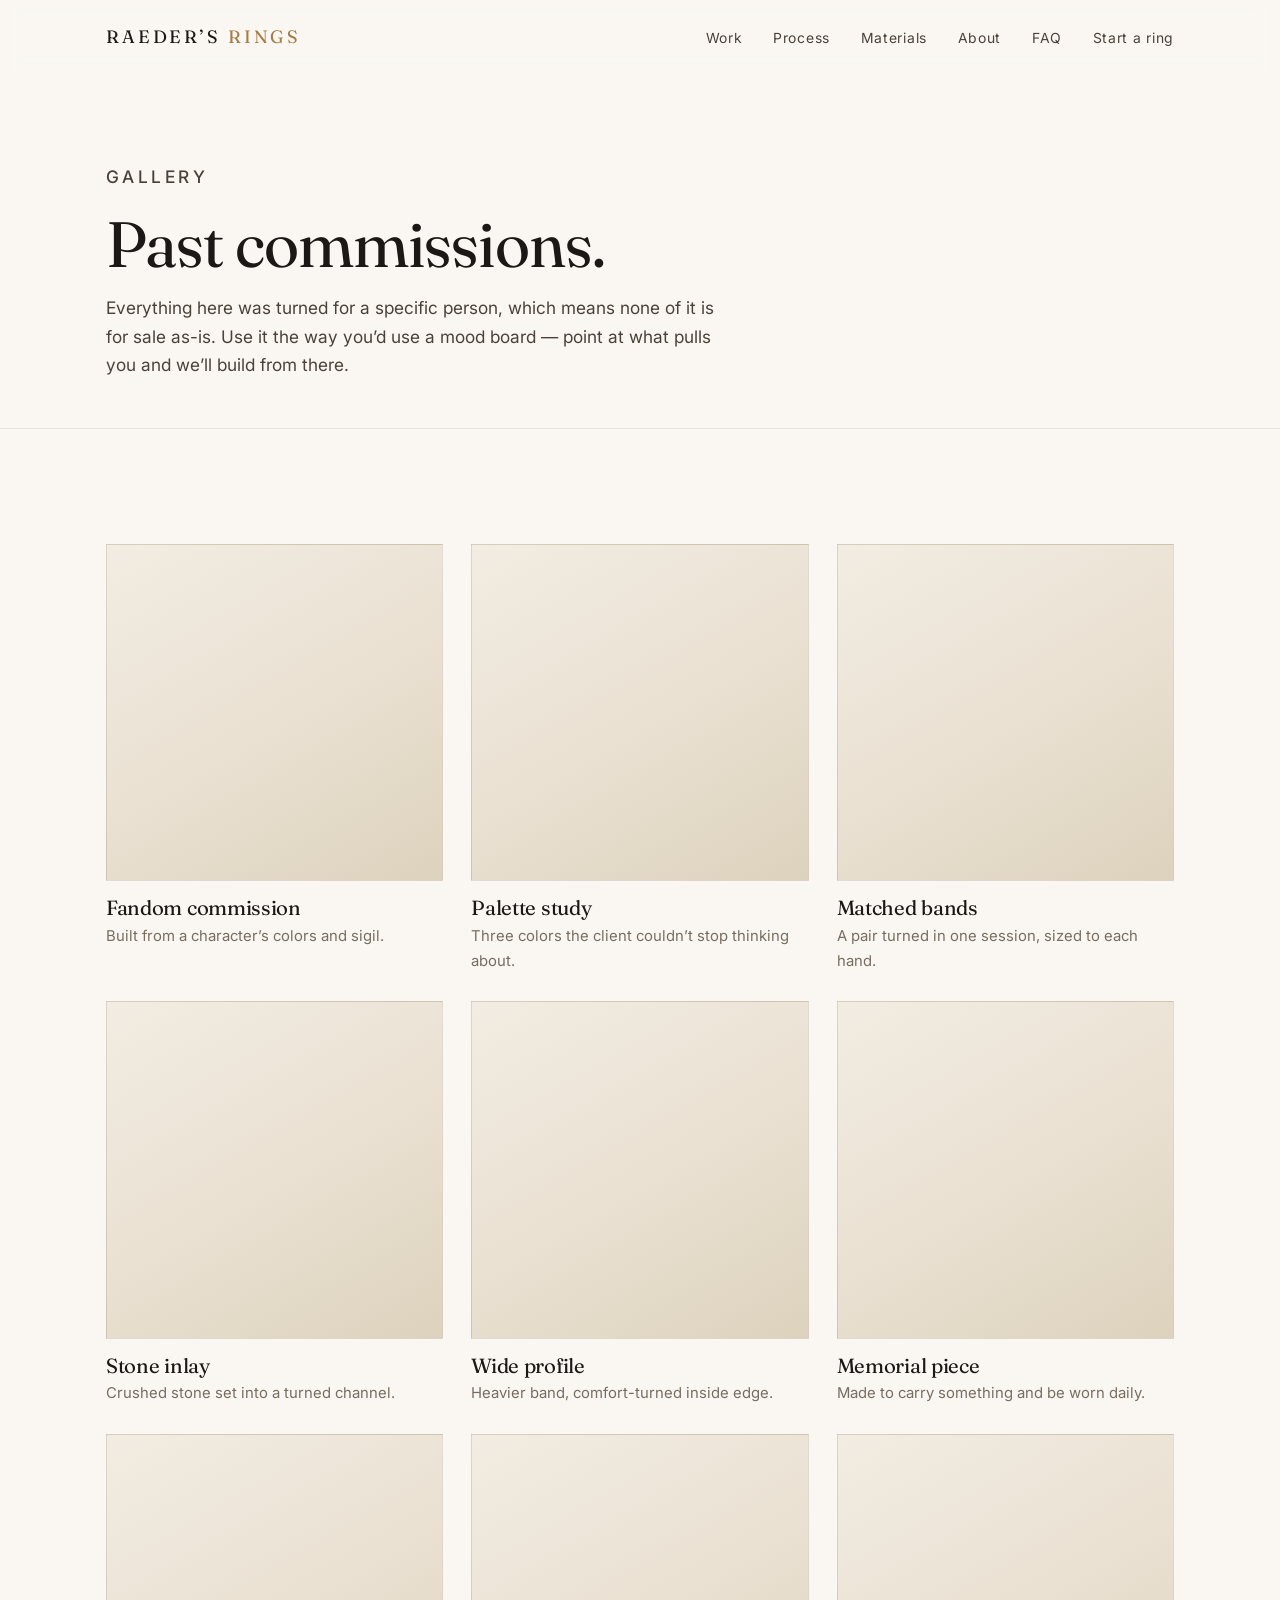
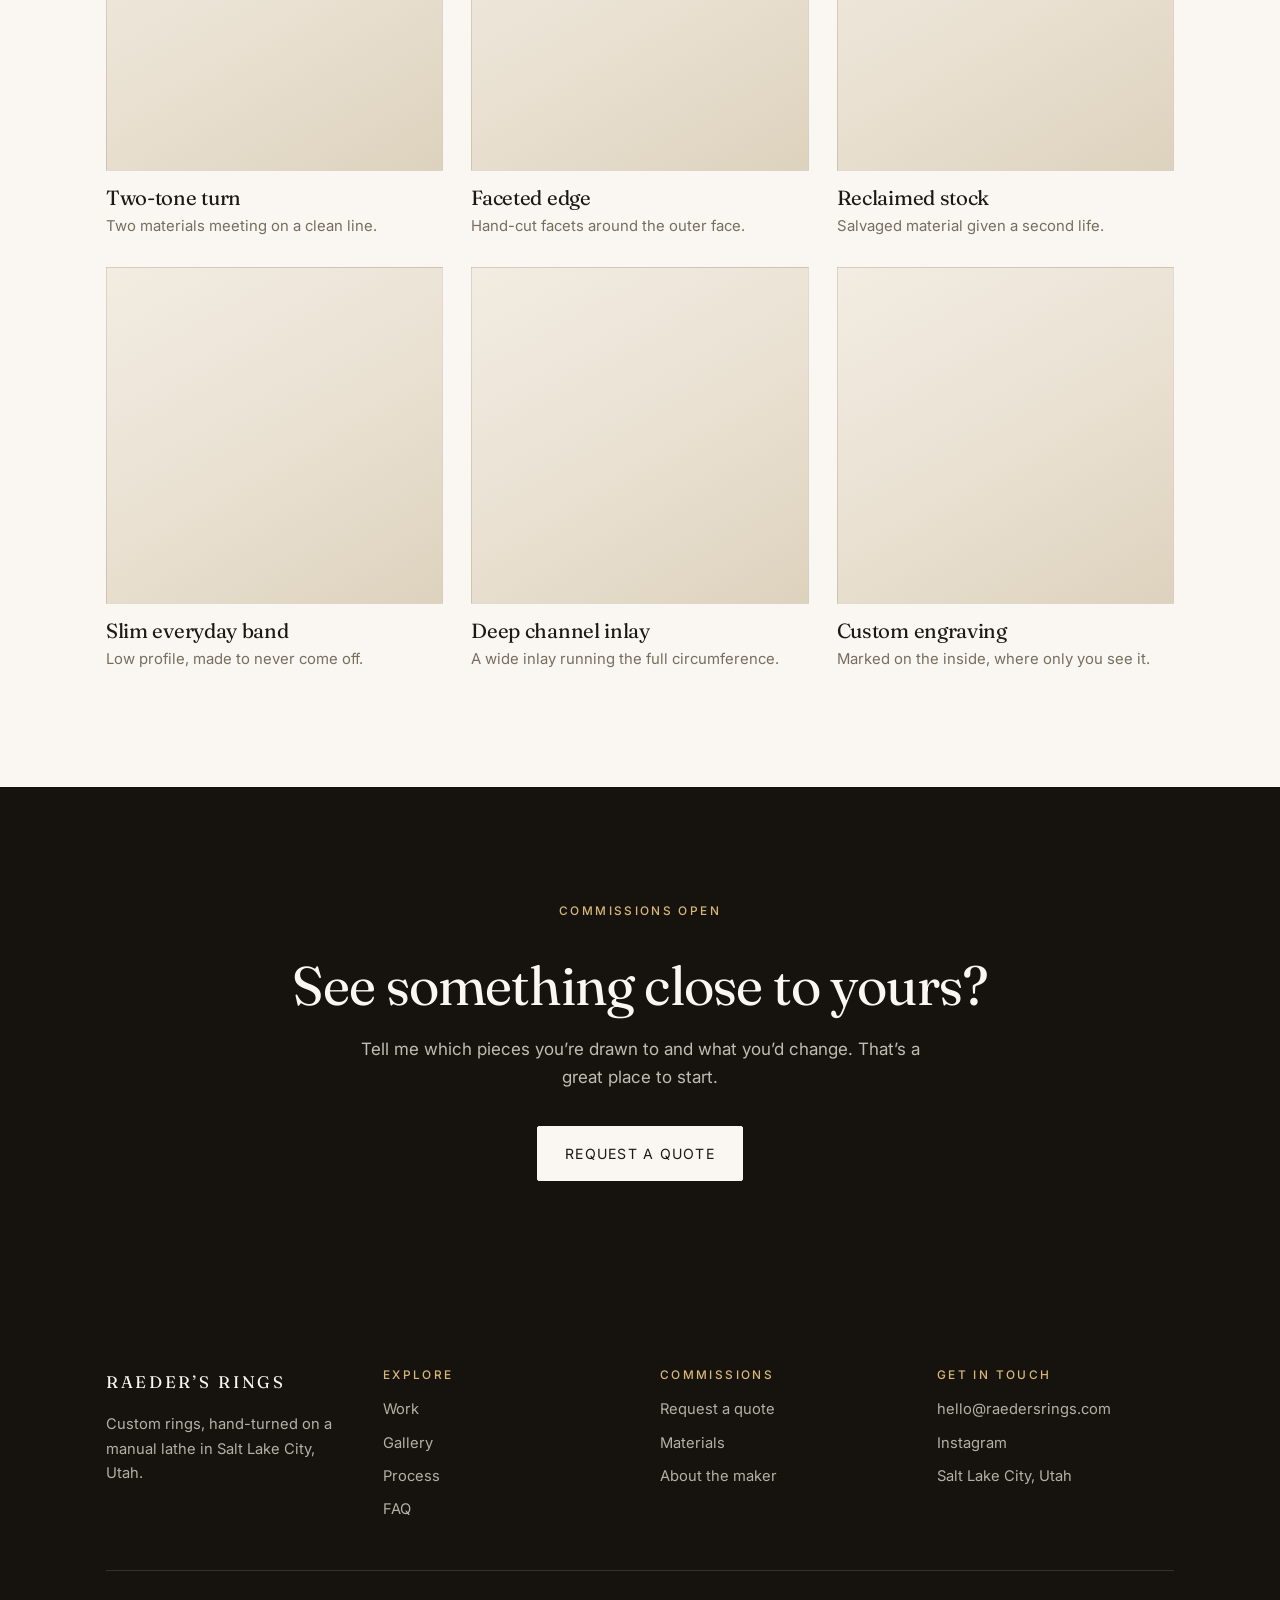
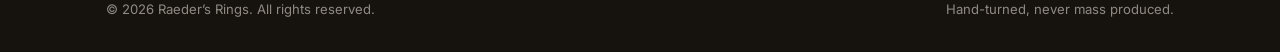
<file: raedersrings/gallery.html>
<!DOCTYPE html>
<html lang="en">
<head>
<meta charset="utf-8">
<meta name="viewport" content="width=device-width, initial-scale=1">
<title>Gallery — Raeder's Rings</title>
<meta name="description" content="Past commissions from Raeder&#39;s Rings — custom rings hand-turned on a manual lathe in Salt Lake City.">
<link rel="canonical" href="https://raedersrings.com/gallery.html">
<link rel="icon" href="favicon.svg" type="image/svg+xml">
<link rel="preconnect" href="https://fonts.googleapis.com">
<link rel="preconnect" href="https://fonts.gstatic.com" crossorigin>
<link href="https://fonts.googleapis.com/css2?family=Fraunces:ital,opsz,wght@0,9..144,300..600;1,9..144,300..500&family=Inter:wght@300;400;500&display=swap" rel="stylesheet">
<link rel="stylesheet" href="assets/styles.css">
<script>document.documentElement.classList.add("js");</script>
</head>
<body>
<a class="skip" href="#main">Skip to content</a>
<header class="site-header">
  <div class="wrap nav">
    <a class="brand" href="index.html">Raeder&rsquo;s <span>Rings</span></a>
    <button class="nav-toggle" type="button" aria-expanded="false" aria-controls="nav-links">Menu</button>
    <ul class="nav-links" id="nav-links">
      <li><a href="index.html#work">Work</a></li>
      <li><a href="index.html#process">Process</a></li>
      <li><a href="index.html#materials">Materials</a></li>
      <li><a href="index.html#about">About</a></li>
      <li><a href="index.html#faq">FAQ</a></li>
      <li><a href="quote.html">Start a ring</a></li>
    </ul>
  </div>
</header>
<main id="main">
  <section class="page-head">
    <div class="wrap">
      <p class="eyebrow">Gallery</p>
      <h1>Past commissions.</h1>
      <p>
        Everything here was turned for a specific person, which means none of it is
        for sale as-is. Use it the way you&rsquo;d use a mood board &mdash; point at what
        pulls you and we&rsquo;ll build from there.
      </p>
    </div>
  </section>

  <section>
    <div class="wrap">
      <div class="gallery">
        <figure class="piece">
          <div class="piece-img"><!-- <img src="images/gallery-01.jpg" alt="Fandom commission"> --></div>
          <figcaption>
            <h3>Fandom commission</h3>
            <p>Built from a character&rsquo;s colors and sigil.</p>
          </figcaption>
        </figure>
        <figure class="piece">
          <div class="piece-img"><!-- <img src="images/gallery-02.jpg" alt="Palette study"> --></div>
          <figcaption>
            <h3>Palette study</h3>
            <p>Three colors the client couldn&rsquo;t stop thinking about.</p>
          </figcaption>
        </figure>
        <figure class="piece">
          <div class="piece-img"><!-- <img src="images/gallery-03.jpg" alt="Matched bands"> --></div>
          <figcaption>
            <h3>Matched bands</h3>
            <p>A pair turned in one session, sized to each hand.</p>
          </figcaption>
        </figure>
        <figure class="piece">
          <div class="piece-img"><!-- <img src="images/gallery-04.jpg" alt="Stone inlay"> --></div>
          <figcaption>
            <h3>Stone inlay</h3>
            <p>Crushed stone set into a turned channel.</p>
          </figcaption>
        </figure>
        <figure class="piece">
          <div class="piece-img"><!-- <img src="images/gallery-05.jpg" alt="Wide profile"> --></div>
          <figcaption>
            <h3>Wide profile</h3>
            <p>Heavier band, comfort-turned inside edge.</p>
          </figcaption>
        </figure>
        <figure class="piece">
          <div class="piece-img"><!-- <img src="images/gallery-06.jpg" alt="Memorial piece"> --></div>
          <figcaption>
            <h3>Memorial piece</h3>
            <p>Made to carry something and be worn daily.</p>
          </figcaption>
        </figure>
        <figure class="piece">
          <div class="piece-img"><!-- <img src="images/gallery-07.jpg" alt="Two-tone turn"> --></div>
          <figcaption>
            <h3>Two-tone turn</h3>
            <p>Two materials meeting on a clean line.</p>
          </figcaption>
        </figure>
        <figure class="piece">
          <div class="piece-img"><!-- <img src="images/gallery-08.jpg" alt="Faceted edge"> --></div>
          <figcaption>
            <h3>Faceted edge</h3>
            <p>Hand-cut facets around the outer face.</p>
          </figcaption>
        </figure>
        <figure class="piece">
          <div class="piece-img"><!-- <img src="images/gallery-09.jpg" alt="Reclaimed stock"> --></div>
          <figcaption>
            <h3>Reclaimed stock</h3>
            <p>Salvaged material given a second life.</p>
          </figcaption>
        </figure>
        <figure class="piece">
          <div class="piece-img"><!-- <img src="images/gallery-10.jpg" alt="Slim everyday band"> --></div>
          <figcaption>
            <h3>Slim everyday band</h3>
            <p>Low profile, made to never come off.</p>
          </figcaption>
        </figure>
        <figure class="piece">
          <div class="piece-img"><!-- <img src="images/gallery-11.jpg" alt="Deep channel inlay"> --></div>
          <figcaption>
            <h3>Deep channel inlay</h3>
            <p>A wide inlay running the full circumference.</p>
          </figcaption>
        </figure>
        <figure class="piece">
          <div class="piece-img"><!-- <img src="images/gallery-12.jpg" alt="Custom engraving"> --></div>
          <figcaption>
            <h3>Custom engraving</h3>
            <p>Marked on the inside, where only you see it.</p>
          </figcaption>
        </figure>
      </div>
    </div>
  </section>

  <section class="night cta-band">
    <div class="wrap">
      <p class="eyebrow">Commissions open</p>
      <h2>See something close to yours?</h2>
      <p>Tell me which pieces you&rsquo;re drawn to and what you&rsquo;d change. That&rsquo;s a great place to start.</p>
      <div class="btn-row"><a class="btn btn-light" href="quote.html">Request a quote</a></div>
    </div>
  </section>
</main>
<footer class="site-footer">
  <div class="wrap">
    <div class="footer-grid">
      <div>
        <a class="brand" href="index.html" style="text-decoration:none">Raeder&rsquo;s Rings</a>
        <p style="margin-top:1rem;max-width:32ch">
          Custom rings, hand-turned on a manual lathe in Salt Lake City, Utah.
        </p>
      </div>
      <div>
        <h4>Explore</h4>
        <ul>
          <li><a href="index.html#work">Work</a></li>
          <li><a href="gallery.html">Gallery</a></li>
          <li><a href="index.html#process">Process</a></li>
          <li><a href="index.html#faq">FAQ</a></li>
        </ul>
      </div>
      <div>
        <h4>Commissions</h4>
        <ul>
          <li><a href="quote.html">Request a quote</a></li>
          <li><a href="index.html#materials">Materials</a></li>
          <li><a href="index.html#about">About the maker</a></li>
        </ul>
      </div>
      <div>
        <h4>Get in touch</h4>
        <ul>
          <!-- TODO: replace with your real email and social handles -->
          <li><a href="mailto:hello@raedersrings.com">hello@raedersrings.com</a></li>
          <li><a href="https://www.instagram.com/" rel="me noopener">Instagram</a></li>
          <li>Salt Lake City, Utah</li>
        </ul>
      </div>
    </div>
    <div class="footer-bottom">
      <span>&copy; <span data-year>2026</span> Raeder&rsquo;s Rings. All rights reserved.</span>
      <span>Hand-turned, never mass produced.</span>
    </div>
  </div>
</footer>
<script src="assets/main.js"></script>
</body>
</html>
</file>
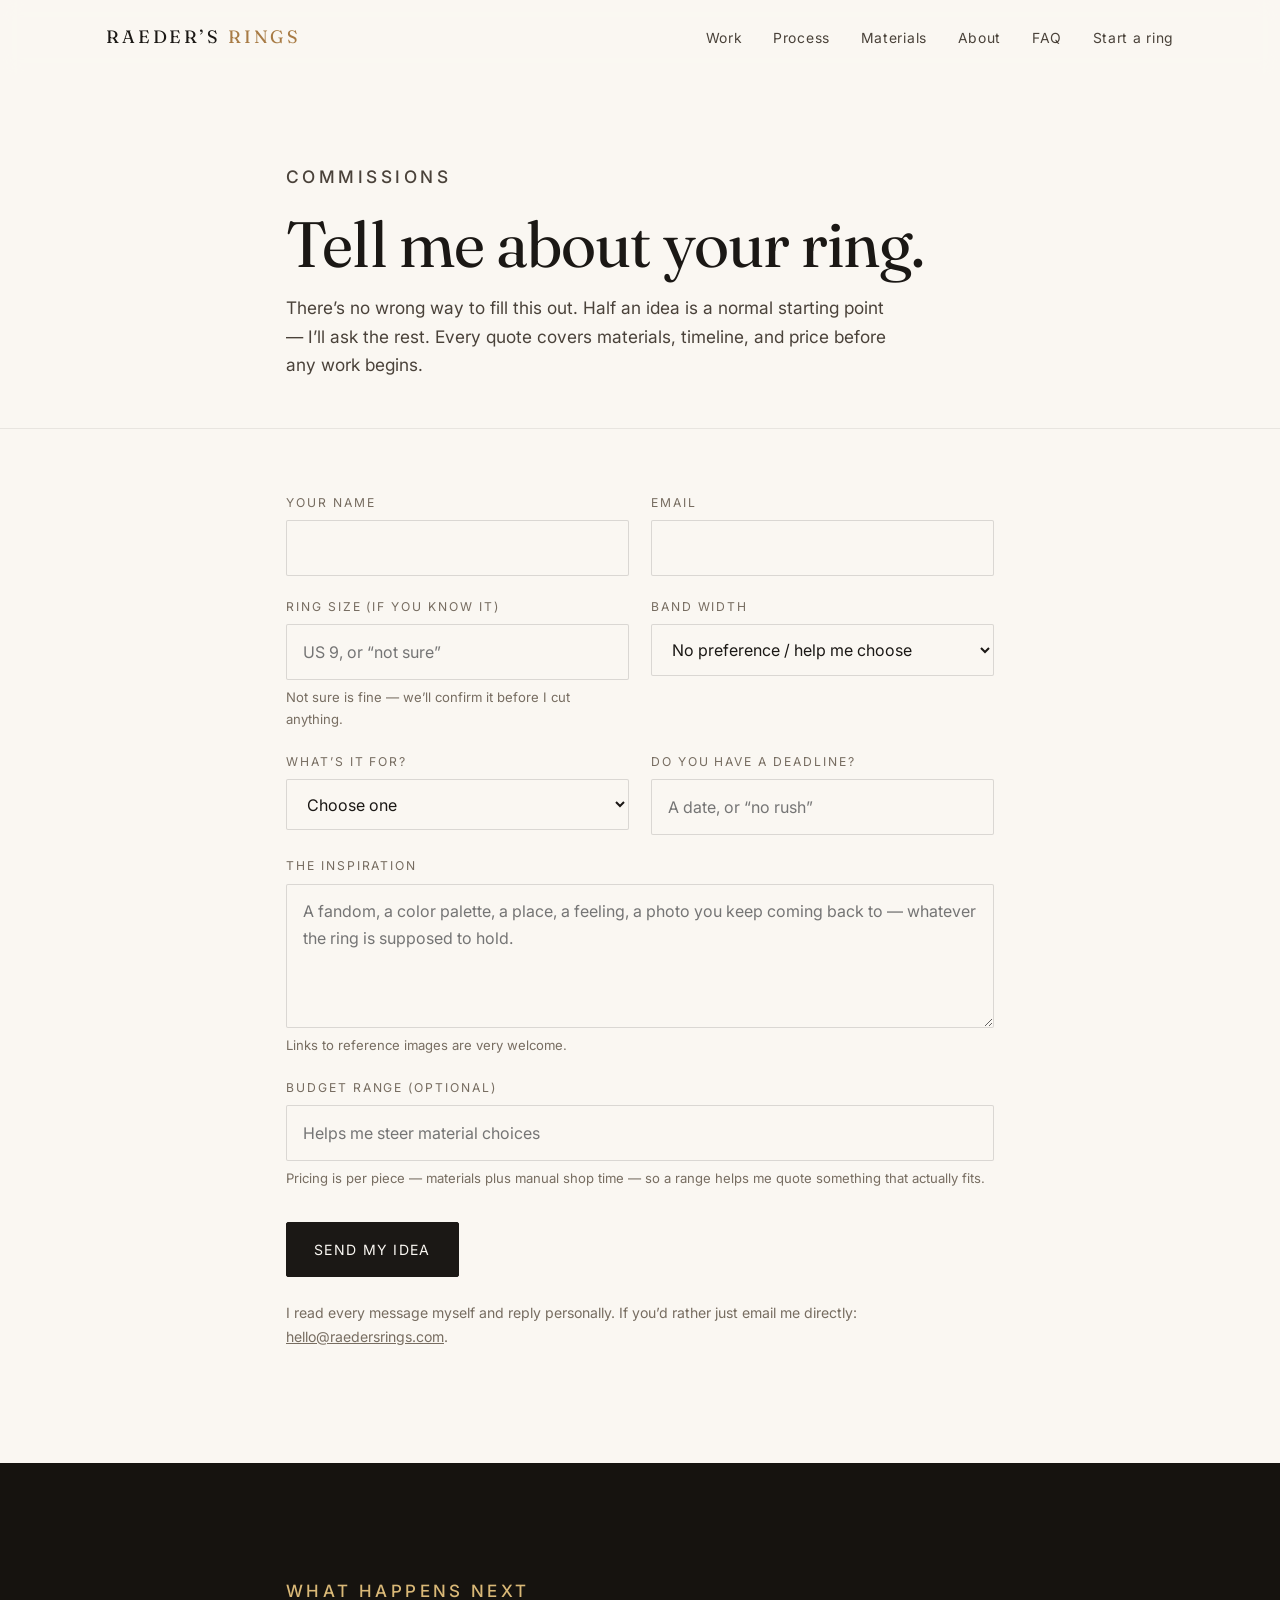
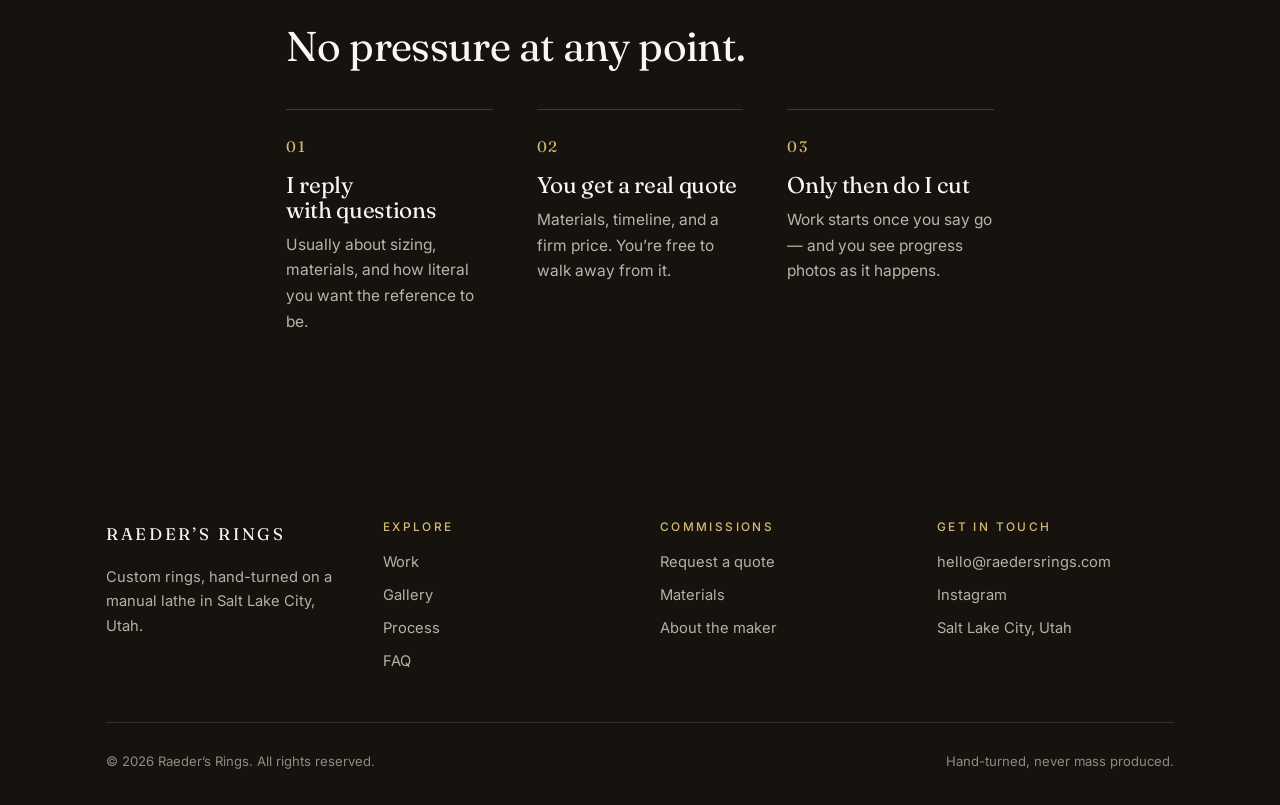
<file: raedersrings/quote.html>
<!DOCTYPE html>
<html lang="en">
<head>
<meta charset="utf-8">
<meta name="viewport" content="width=device-width, initial-scale=1">
<title>Request a Quote — Raeder's Rings</title>
<meta name="description" content="Start a custom ring commission with Raeder's Rings. Tell me your idea and I'll come back with materials, a timeline, and a price.">
<link rel="canonical" href="https://raedersrings.com/quote.html">
<link rel="icon" href="favicon.svg" type="image/svg+xml">
<link rel="preconnect" href="https://fonts.googleapis.com">
<link rel="preconnect" href="https://fonts.gstatic.com" crossorigin>
<link href="https://fonts.googleapis.com/css2?family=Fraunces:ital,opsz,wght@0,9..144,300..600;1,9..144,300..500&family=Inter:wght@300;400;500&display=swap" rel="stylesheet">
<link rel="stylesheet" href="assets/styles.css">
<script>document.documentElement.classList.add("js");</script>
</head>
<body>
<a class="skip" href="#main">Skip to content</a>
<header class="site-header">
  <div class="wrap nav">
    <a class="brand" href="index.html">Raeder&rsquo;s <span>Rings</span></a>
    <button class="nav-toggle" type="button" aria-expanded="false" aria-controls="nav-links">Menu</button>
    <ul class="nav-links" id="nav-links">
      <li><a href="index.html#work">Work</a></li>
      <li><a href="index.html#process">Process</a></li>
      <li><a href="index.html#materials">Materials</a></li>
      <li><a href="index.html#about">About</a></li>
      <li><a href="index.html#faq">FAQ</a></li>
      <li><a href="quote.html">Start a ring</a></li>
    </ul>
  </div>
</header>

<main id="main">
  <section class="page-head">
    <div class="wrap" style="max-width:820px">
      <p class="eyebrow">Commissions</p>
      <h1>Tell me about your ring.</h1>
      <p>
        There&rsquo;s no wrong way to fill this out. Half an idea is a normal starting
        point &mdash; I&rsquo;ll ask the rest. Every quote covers materials, timeline,
        and price before any work begins.
      </p>
    </div>
  </section>

  <section style="padding-top:clamp(2.5rem,5vw,4rem)">
    <div class="wrap" style="max-width:820px">
      <!--
        HOW SUBMISSIONS WORK
        Static hosting has no server, so pick one of these:

        1. Email fallback (active now). With no data-endpoint set, the form opens the
           visitor's email client pre-filled with their answers. Zero setup, but it
           depends on them having mail configured.

        2. A form service (recommended). Create a free form at Formspree, Basin,
           Netlify Forms, etc., then add its URL as data-endpoint:
               <form ... data-endpoint="https://formspree.io/f/YOUR_ID">
           The browser will POST to it normally and the JS fallback steps aside.

        Also update data-mailto below to your real address.
      -->
      <form data-quote-form data-mailto="hello@raedersrings.com" method="post">
        <div class="form-grid">
          <div class="field">
            <label for="name">Your name</label>
            <input id="name" name="name" type="text" autocomplete="name" required>
          </div>
          <div class="field">
            <label for="email">Email</label>
            <input id="email" name="email" type="email" autocomplete="email" required>
          </div>

          <div class="field">
            <label for="ring_size">Ring size (if you know it)</label>
            <input id="ring_size" name="ring_size" type="text" placeholder="US 9, or “not sure”">
            <span class="hint">Not sure is fine &mdash; we&rsquo;ll confirm it before I cut anything.</span>
          </div>
          <div class="field">
            <label for="width">Band width</label>
            <select id="width" name="band_width">
              <option value="">No preference / help me choose</option>
              <option>Slim &mdash; everyday</option>
              <option>Medium</option>
              <option>Wide &mdash; statement</option>
            </select>
          </div>

          <div class="field">
            <label for="occasion">What&rsquo;s it for?</label>
            <select id="occasion" name="occasion">
              <option value="">Choose one</option>
              <option>Just for me</option>
              <option>Gift</option>
              <option>Engagement</option>
              <option>Wedding band(s)</option>
              <option>Memorial piece</option>
              <option>Something else</option>
            </select>
          </div>
          <div class="field">
            <label for="deadline">Do you have a deadline?</label>
            <input id="deadline" name="deadline" type="text" placeholder="A date, or “no rush”">
          </div>

          <div class="field full">
            <label for="inspiration">The inspiration</label>
            <textarea id="inspiration" name="inspiration" required
              placeholder="A fandom, a color palette, a place, a feeling, a photo you keep coming back to — whatever the ring is supposed to hold."></textarea>
            <span class="hint">Links to reference images are very welcome.</span>
          </div>

          <div class="field full">
            <label for="budget">Budget range (optional)</label>
            <input id="budget" name="budget" type="text" placeholder="Helps me steer material choices">
            <span class="hint">
              Pricing is per piece &mdash; materials plus manual shop time &mdash; so a range
              helps me quote something that actually fits.
            </span>
          </div>

          <!-- honeypot: bots fill this, humans never see it -->
          <div class="hp" aria-hidden="true">
            <label for="company">Company</label>
            <input id="company" name="company" type="text" tabindex="-1" autocomplete="off">
          </div>
        </div>

        <div class="btn-row" style="margin-top:2rem">
          <button class="btn" type="submit">Send my idea</button>
        </div>
        <p class="form-note">
          I read every message myself and reply personally. If you&rsquo;d rather just
          email me directly: <a href="mailto:hello@raedersrings.com">hello@raedersrings.com</a>.
        </p>
      </form>
    </div>
  </section>

  <section class="night">
    <div class="wrap" style="max-width:820px">
      <div class="section-head" style="margin-bottom:2.5rem">
        <p class="eyebrow">What happens next</p>
        <h2 style="font-size:clamp(1.8rem,4vw,2.6rem)">No pressure at any point.</h2>
      </div>
      <div class="steps">
        <div class="step">
          <h3>I reply with questions</h3>
          <p>Usually about sizing, materials, and how literal you want the reference to be.</p>
        </div>
        <div class="step">
          <h3>You get a real quote</h3>
          <p>Materials, timeline, and a firm price. You&rsquo;re free to walk away from it.</p>
        </div>
        <div class="step">
          <h3>Only then do I cut</h3>
          <p>Work starts once you say go &mdash; and you see progress photos as it happens.</p>
        </div>
      </div>
    </div>
  </section>
</main>

<footer class="site-footer">
  <div class="wrap">
    <div class="footer-grid">
      <div>
        <a class="brand" href="index.html" style="text-decoration:none">Raeder&rsquo;s Rings</a>
        <p style="margin-top:1rem;max-width:32ch">
          Custom rings, hand-turned on a manual lathe in Salt Lake City, Utah.
        </p>
      </div>
      <div>
        <h4>Explore</h4>
        <ul>
          <li><a href="index.html#work">Work</a></li>
          <li><a href="gallery.html">Gallery</a></li>
          <li><a href="index.html#process">Process</a></li>
          <li><a href="index.html#faq">FAQ</a></li>
        </ul>
      </div>
      <div>
        <h4>Commissions</h4>
        <ul>
          <li><a href="quote.html">Request a quote</a></li>
          <li><a href="index.html#materials">Materials</a></li>
          <li><a href="index.html#about">About the maker</a></li>
        </ul>
      </div>
      <div>
        <h4>Get in touch</h4>
        <ul>
          <!-- TODO: replace with your real email and social handles -->
          <li><a href="mailto:hello@raedersrings.com">hello@raedersrings.com</a></li>
          <li><a href="https://www.instagram.com/" rel="me noopener">Instagram</a></li>
          <li>Salt Lake City, Utah</li>
        </ul>
      </div>
    </div>
    <div class="footer-bottom">
      <span>&copy; <span data-year>2026</span> Raeder&rsquo;s Rings. All rights reserved.</span>
      <span>Hand-turned, never mass produced.</span>
    </div>
  </div>
</footer>
<script src="assets/main.js"></script>
</body>
</html>
</file>
<file: raedersrings/assets/styles.css>
/* Raeder's Rings — hand-turned custom jewelry
   Single stylesheet. No build step, no dependencies. */

:root {
  --paper: #faf7f2;
  --paper-2: #f2ece2;
  --ink: #1b1815;
  --ink-soft: #4a423a;
  --muted: #776d61;
  --brass: #a87b45;
  --brass-deep: #8a6335;
  --brass-glow: #d9b877;
  --night: #16130f;
  --night-2: #211c16;
  --line: rgba(27, 24, 21, 0.14);
  --line-soft: rgba(27, 24, 21, 0.08);

  --display: "Fraunces", "Iowan Old Style", Georgia, "Times New Roman", serif;
  --body: "Inter", -apple-system, BlinkMacSystemFont, "Segoe UI", Roboto, sans-serif;

  --wrap: 1180px;
  --gutter: clamp(1.25rem, 5vw, 3.5rem);
  --radius: 2px;
}

*, *::before, *::after { box-sizing: border-box; }

html { scroll-behavior: smooth; }
@media (prefers-reduced-motion: reduce) {
  html { scroll-behavior: auto; }
  *, *::before, *::after { animation-duration: .001ms !important; transition-duration: .001ms !important; }
}

body {
  margin: 0;
  background: var(--paper);
  color: var(--ink);
  font-family: var(--body);
  font-size: 17px;
  line-height: 1.65;
  -webkit-font-smoothing: antialiased;
  text-rendering: optimizeLegibility;
}

img { max-width: 100%; display: block; }

a { color: inherit; }

h1, h2, h3, h4 {
  font-family: var(--display);
  font-weight: 400;
  line-height: 1.08;
  letter-spacing: -0.015em;
  margin: 0;
  text-wrap: balance;
}

p { margin: 0 0 1.1em; }
p:last-child { margin-bottom: 0; }

.wrap { width: 100%; max-width: var(--wrap); margin-inline: auto; padding-inline: var(--gutter); }
.narrow { max-width: 62ch; }

.skip {
  position: absolute; left: -9999px; top: 0; z-index: 999;
  background: var(--ink); color: var(--paper); padding: .75rem 1.25rem;
}
.skip:focus { left: 1rem; top: 1rem; }

:focus-visible { outline: 2px solid var(--brass); outline-offset: 3px; }

/* ---------- Eyebrow / small caps label ---------- */
.eyebrow {
  font-size: .74rem;
  letter-spacing: .2em;
  text-transform: uppercase;
  color: var(--muted);
  margin: 0 0 1.1rem;
  font-weight: 500;
}

/* ---------- Header ---------- */
.site-header {
  position: sticky; top: 0; z-index: 100;
  background: color-mix(in srgb, var(--paper) 88%, transparent);
  backdrop-filter: saturate(1.4) blur(10px);
  border-bottom: 1px solid transparent;
  transition: border-color .3s ease, background .3s ease;
}
.site-header.is-stuck { border-bottom-color: var(--line-soft); }

.nav {
  display: flex; align-items: center; justify-content: space-between;
  gap: 1.5rem; min-height: 74px;
}

.brand {
  font-family: var(--display);
  font-size: 1.12rem;
  letter-spacing: .16em;
  text-transform: uppercase;
  text-decoration: none;
  white-space: nowrap;
}
.brand span { color: var(--brass); }

.nav-links {
  display: flex; align-items: center; gap: clamp(1rem, 2.4vw, 2.1rem);
  list-style: none; margin: 0; padding: 0;
}
.nav-links a {
  text-decoration: none;
  font-size: .87rem;
  letter-spacing: .05em;
  color: var(--ink-soft);
  padding: .35rem 0;
  border-bottom: 1px solid transparent;
  transition: color .2s, border-color .2s;
}
.nav-links a:hover { color: var(--ink); border-bottom-color: var(--brass); }

.nav-toggle {
  display: none; /* only ever shown when JS can actually operate it */
  background: none; border: 1px solid var(--line);
  padding: .55rem .8rem; font: inherit; font-size: .8rem;
  letter-spacing: .1em; text-transform: uppercase; cursor: pointer;
  border-radius: var(--radius);
}

@media (max-width: 820px) {
  /* With JS: a real toggle that opens a drop panel. */
  .js .nav-toggle { display: block; }
  .js .nav-links {
    position: absolute; inset: 74px 0 auto 0;
    flex-direction: column; align-items: flex-start;
    gap: 0;
    background: var(--paper);
    border-bottom: 1px solid var(--line);
    padding: .5rem var(--gutter) 1.25rem;
  }
  .js .nav-links[hidden] { display: none; }
  .js .nav-links a { display: block; padding: .8rem 0; width: 100%; border-bottom: 1px solid var(--line-soft); }

  /* Without JS: no button to press, so the links stay in flow and simply wrap. */
  html:not(.js) .nav { flex-wrap: wrap; padding-bottom: .75rem; }
  html:not(.js) .nav-links { flex-wrap: wrap; gap: .5rem 1.1rem; width: 100%; }
}

/* ---------- Buttons ---------- */
.btn {
  display: inline-flex; align-items: center; gap: .6rem;
  font: inherit; font-size: .88rem; letter-spacing: .09em; text-transform: uppercase;
  padding: .95rem 1.7rem; text-decoration: none; cursor: pointer;
  border-radius: var(--radius); border: 1px solid var(--ink);
  background: var(--ink); color: var(--paper);
  transition: background .2s, color .2s, border-color .2s, transform .2s;
}
.btn:hover { background: var(--brass-deep); border-color: var(--brass-deep); transform: translateY(-1px); }
.btn-ghost { background: transparent; color: var(--ink); border-color: var(--line); }
.btn-ghost:hover { background: transparent; color: var(--brass-deep); border-color: var(--brass); }
.btn-light { background: var(--paper); color: var(--ink); border-color: var(--paper); }
.btn-light:hover { background: var(--brass-glow); border-color: var(--brass-glow); color: var(--night); }

.btn-row { display: flex; flex-wrap: wrap; gap: .85rem; }

/* ---------- Sections ---------- */
section { padding-block: clamp(4rem, 9vw, 7.5rem); }
.section-head { max-width: 60ch; margin-bottom: clamp(2.5rem, 5vw, 4rem); }
.section-head h2 { font-size: clamp(2rem, 4.6vw, 3.1rem); margin-bottom: 1rem; }
.section-head p { color: var(--ink-soft); font-size: 1.06rem; }

.night { background: var(--night); color: var(--paper-2); }
.night h2, .night h3 { color: var(--paper); }
.night .eyebrow { color: var(--brass-glow); }
.night p { color: rgba(242, 236, 226, .78); }

/* ---------- Hero ---------- */
.hero { padding-block: clamp(3.5rem, 8vw, 6.5rem) clamp(3rem, 6vw, 5rem); }
.hero-grid {
  display: grid; gap: clamp(2.5rem, 5vw, 4.5rem);
  grid-template-columns: minmax(0, 1.05fr) minmax(0, .95fr);
  align-items: center;
}
@media (max-width: 900px) { .hero-grid { grid-template-columns: 1fr; } }

.hero h1 {
  font-size: clamp(2.9rem, 7.2vw, 5rem);
  margin-bottom: 1.4rem;
}
.hero h1 em { font-style: italic; color: var(--brass-deep); }
.hero-lede { font-size: clamp(1.06rem, 1.6vw, 1.24rem); color: var(--ink-soft); max-width: 46ch; margin-bottom: 2rem; }

.hero-figure {
  aspect-ratio: 4 / 5;
  background: radial-gradient(120% 90% at 50% 30%, var(--paper-2), #e6dccb 70%, #d8ccb6);
  border: 1px solid var(--line-soft);
  display: grid; place-items: center;
  overflow: hidden;
}
.hero-figure img { width: 100%; height: 100%; object-fit: cover; }

/* Decorative SVG ring used as a photo stand-in */
.ring-mark { width: min(72%, 320px); height: auto; }

.hero-meta {
  display: flex; flex-wrap: wrap; gap: 1.6rem;
  margin-top: 2.5rem; padding-top: 1.6rem;
  border-top: 1px solid var(--line-soft);
}
.hero-meta div { min-width: 8rem; }
.hero-meta dt { font-size: .72rem; letter-spacing: .18em; text-transform: uppercase; color: var(--muted); }
.hero-meta dd { margin: .3rem 0 0; font-family: var(--display); font-size: 1.35rem; }

/* ---------- Marquee strip ---------- */
.strip {
  background: var(--ink); color: var(--paper-2);
  padding-block: 1rem; overflow: hidden;
}
.strip ul {
  display: flex; gap: 3rem; list-style: none; margin: 0; padding: 0;
  justify-content: center; flex-wrap: wrap;
  font-size: .76rem; letter-spacing: .22em; text-transform: uppercase;
}
.strip li { color: rgba(242, 236, 226, .8); }

/* ---------- Gallery ---------- */
.gallery {
  display: grid; gap: clamp(1rem, 2.2vw, 1.75rem);
  grid-template-columns: repeat(auto-fill, minmax(min(280px, 100%), 1fr));
}
.piece { margin: 0; }
.piece-img {
  aspect-ratio: 1;
  background: linear-gradient(150deg, var(--paper-2), #e9e0d1 55%, #ddd2bd);
  border: 1px solid var(--line-soft);
  display: grid; place-items: center;
  overflow: hidden;
  transition: transform .35s ease;
}
.piece:hover .piece-img { transform: translateY(-4px); }
.piece-img img { width: 100%; height: 100%; object-fit: cover; }
.piece figcaption { padding-top: 1rem; }
.piece h3 { font-size: 1.28rem; margin-bottom: .3rem; }
.piece p { font-size: .93rem; color: var(--muted); }

/* ---------- Process ---------- */
.steps {
  display: grid; gap: clamp(1.75rem, 3.5vw, 2.75rem);
  grid-template-columns: repeat(auto-fit, minmax(min(200px, 100%), 1fr));
  counter-reset: step;
}
.step { border-top: 1px solid var(--line); padding-top: 1.5rem; }
.night .step { border-top-color: rgba(242, 236, 226, .18); }
.step::before {
  counter-increment: step;
  content: "0" counter(step);
  display: block;
  font-family: var(--display);
  font-size: .95rem;
  letter-spacing: .1em;
  color: var(--brass);
  margin-bottom: .9rem;
}
.night .step::before { color: var(--brass-glow); }
.step h3 { font-size: 1.42rem; margin-bottom: .6rem; }
.step p { font-size: .97rem; color: var(--ink-soft); }
.night .step p { color: rgba(242, 236, 226, .74); }

/* ---------- Split content ---------- */
.split {
  display: grid; gap: clamp(2.5rem, 5vw, 4.5rem);
  grid-template-columns: repeat(auto-fit, minmax(min(320px, 100%), 1fr));
  align-items: center;
}
.split-figure {
  aspect-ratio: 5 / 4;
  background: linear-gradient(160deg, var(--night-2), #2c251c);
  border: 1px solid rgba(242, 236, 226, .12);
  display: grid; place-items: center;
  overflow: hidden;
}
.split-figure img { width: 100%; height: 100%; object-fit: cover; }
.split-figure.light { background: linear-gradient(160deg, var(--paper-2), #e3d9c8); border-color: var(--line-soft); }

.tick { list-style: none; margin: 1.75rem 0 0; padding: 0; }
.tick li { padding-left: 1.7rem; position: relative; margin-bottom: .8rem; }
.tick li::before {
  content: ""; position: absolute; left: 0; top: .62em;
  width: .55rem; height: .55rem; border: 1px solid var(--brass-glow); border-radius: 50%;
}
.split-text .tick li::before { border-color: var(--brass); }
.night .tick li::before { border-color: var(--brass-glow); }

/* ---------- FAQ ---------- */
.faq { max-width: 78ch; }
.faq details {
  border-bottom: 1px solid var(--line);
  padding: 1.35rem 0;
}
.faq summary {
  cursor: pointer; list-style: none;
  font-family: var(--display); font-size: clamp(1.15rem, 2vw, 1.4rem);
  display: flex; justify-content: space-between; align-items: center; gap: 1.5rem;
}
.faq summary::-webkit-details-marker { display: none; }
.faq summary::after {
  content: "+"; font-family: var(--body); font-size: 1.35rem; color: var(--brass);
  transition: transform .25s ease; flex: none; line-height: 1;
}
.faq details[open] summary::after { transform: rotate(45deg); }
.faq details p { margin-top: .9rem; color: var(--ink-soft); max-width: 66ch; }

/* ---------- Form ---------- */
.form-grid {
  display: grid; gap: 1.35rem;
  grid-template-columns: repeat(auto-fit, minmax(min(260px, 100%), 1fr));
}
.field { display: flex; flex-direction: column; gap: .45rem; }
.field.full { grid-column: 1 / -1; }
.field label { font-size: .76rem; letter-spacing: .16em; text-transform: uppercase; color: var(--muted); }
.field input, .field select, .field textarea {
  font: inherit; font-size: 1rem;
  padding: .85rem 1rem;
  background: var(--paper);
  border: 1px solid var(--line);
  border-radius: var(--radius);
  color: var(--ink);
  width: 100%;
}
.field textarea { min-height: 9rem; resize: vertical; }
.field input:focus, .field select:focus, .field textarea:focus {
  outline: none; border-color: var(--brass); box-shadow: 0 0 0 3px rgba(168, 123, 69, .15);
}
.field .hint { font-size: .82rem; color: var(--muted); letter-spacing: 0; text-transform: none; }
.form-note { font-size: .88rem; color: var(--muted); margin-top: 1.5rem; }
.hp { position: absolute; left: -9999px; }

/* ---------- CTA band ---------- */
.cta-band { text-align: center; }
.cta-band h2 { font-size: clamp(2.1rem, 5vw, 3.4rem); margin-bottom: 1.2rem; }
.cta-band p { margin-inline: auto; max-width: 52ch; margin-bottom: 2.2rem; }
.cta-band .btn-row { justify-content: center; }

/* ---------- Footer ---------- */
.site-footer {
  background: var(--night); color: rgba(242, 236, 226, .72);
  padding-block: clamp(3rem, 6vw, 4.5rem) 2rem;
  font-size: .92rem;
}
.footer-grid {
  display: grid; gap: 2.5rem;
  grid-template-columns: repeat(auto-fit, minmax(min(220px, 100%), 1fr));
  padding-bottom: 2.5rem;
  border-bottom: 1px solid rgba(242, 236, 226, .14);
}
.site-footer h4 {
  font-family: var(--body); font-size: .74rem; letter-spacing: .2em;
  text-transform: uppercase; color: var(--brass-glow); margin-bottom: 1rem; font-weight: 500;
}
.site-footer ul { list-style: none; margin: 0; padding: 0; }
.site-footer li { margin-bottom: .55rem; }
.site-footer a { text-decoration: none; border-bottom: 1px solid transparent; transition: border-color .2s, color .2s; }
.site-footer a:hover { color: var(--paper); border-bottom-color: var(--brass-glow); }
.site-footer .brand { color: var(--paper); font-size: 1.05rem; }
.footer-bottom {
  padding-top: 1.75rem;
  display: flex; flex-wrap: wrap; gap: 1rem; justify-content: space-between;
  font-size: .82rem; color: rgba(242, 236, 226, .55);
}

/* ---------- Reveal on scroll ---------- */
/* Hidden only when JS is confirmed running, so a JS failure never leaves the
   page blank below the fold. */
.js .reveal { opacity: 0; transform: translateY(18px); transition: opacity .7s ease, transform .7s ease; }
.js .reveal.is-visible { opacity: 1; transform: none; }
@media (prefers-reduced-motion: reduce) { .js .reveal { opacity: 1; transform: none; } }

/* ---------- Simple page header (subpages) ---------- */
.page-head { padding-block: clamp(3rem, 7vw, 5.5rem) clamp(2rem, 4vw, 3rem); border-bottom: 1px solid var(--line-soft); }
.page-head h1 { font-size: clamp(2.4rem, 6vw, 4rem); margin-bottom: 1rem; }
.page-head p { color: var(--ink-soft); font-size: 1.08rem; max-width: 56ch; }
</file>
